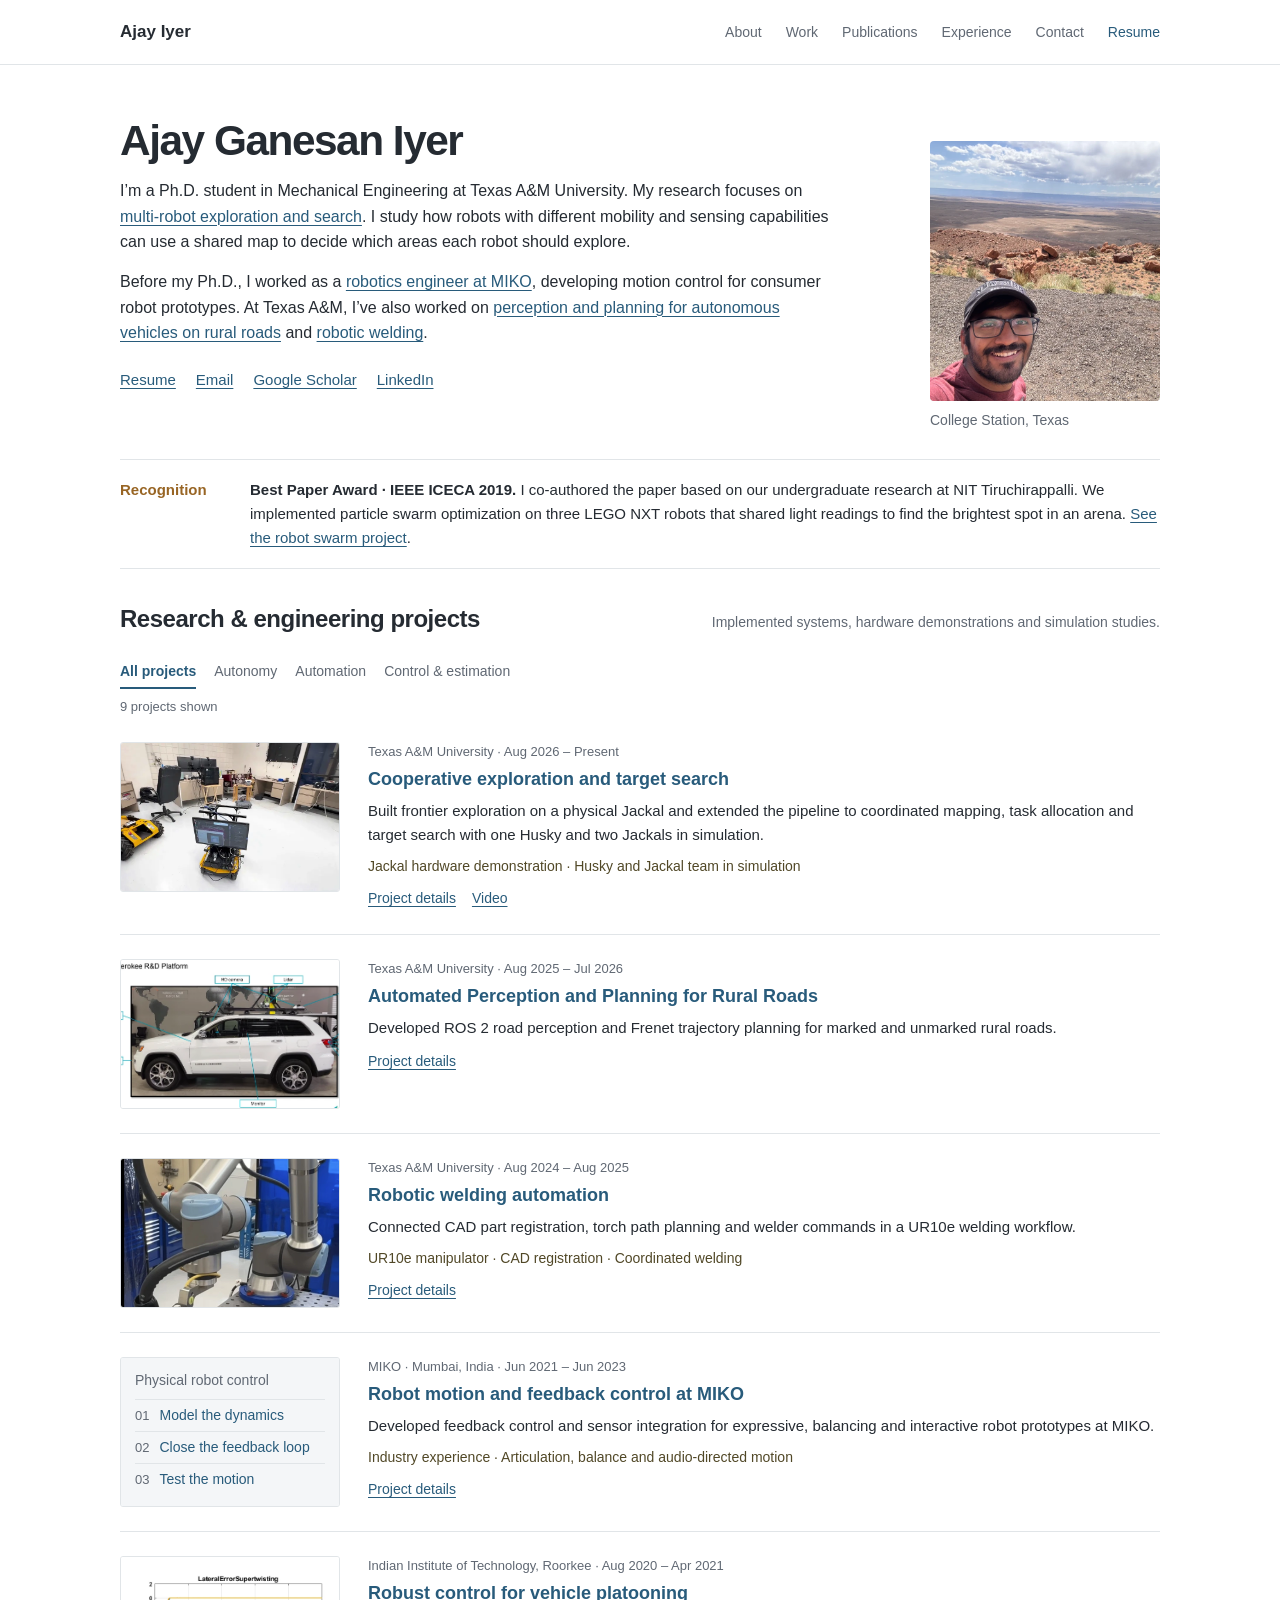
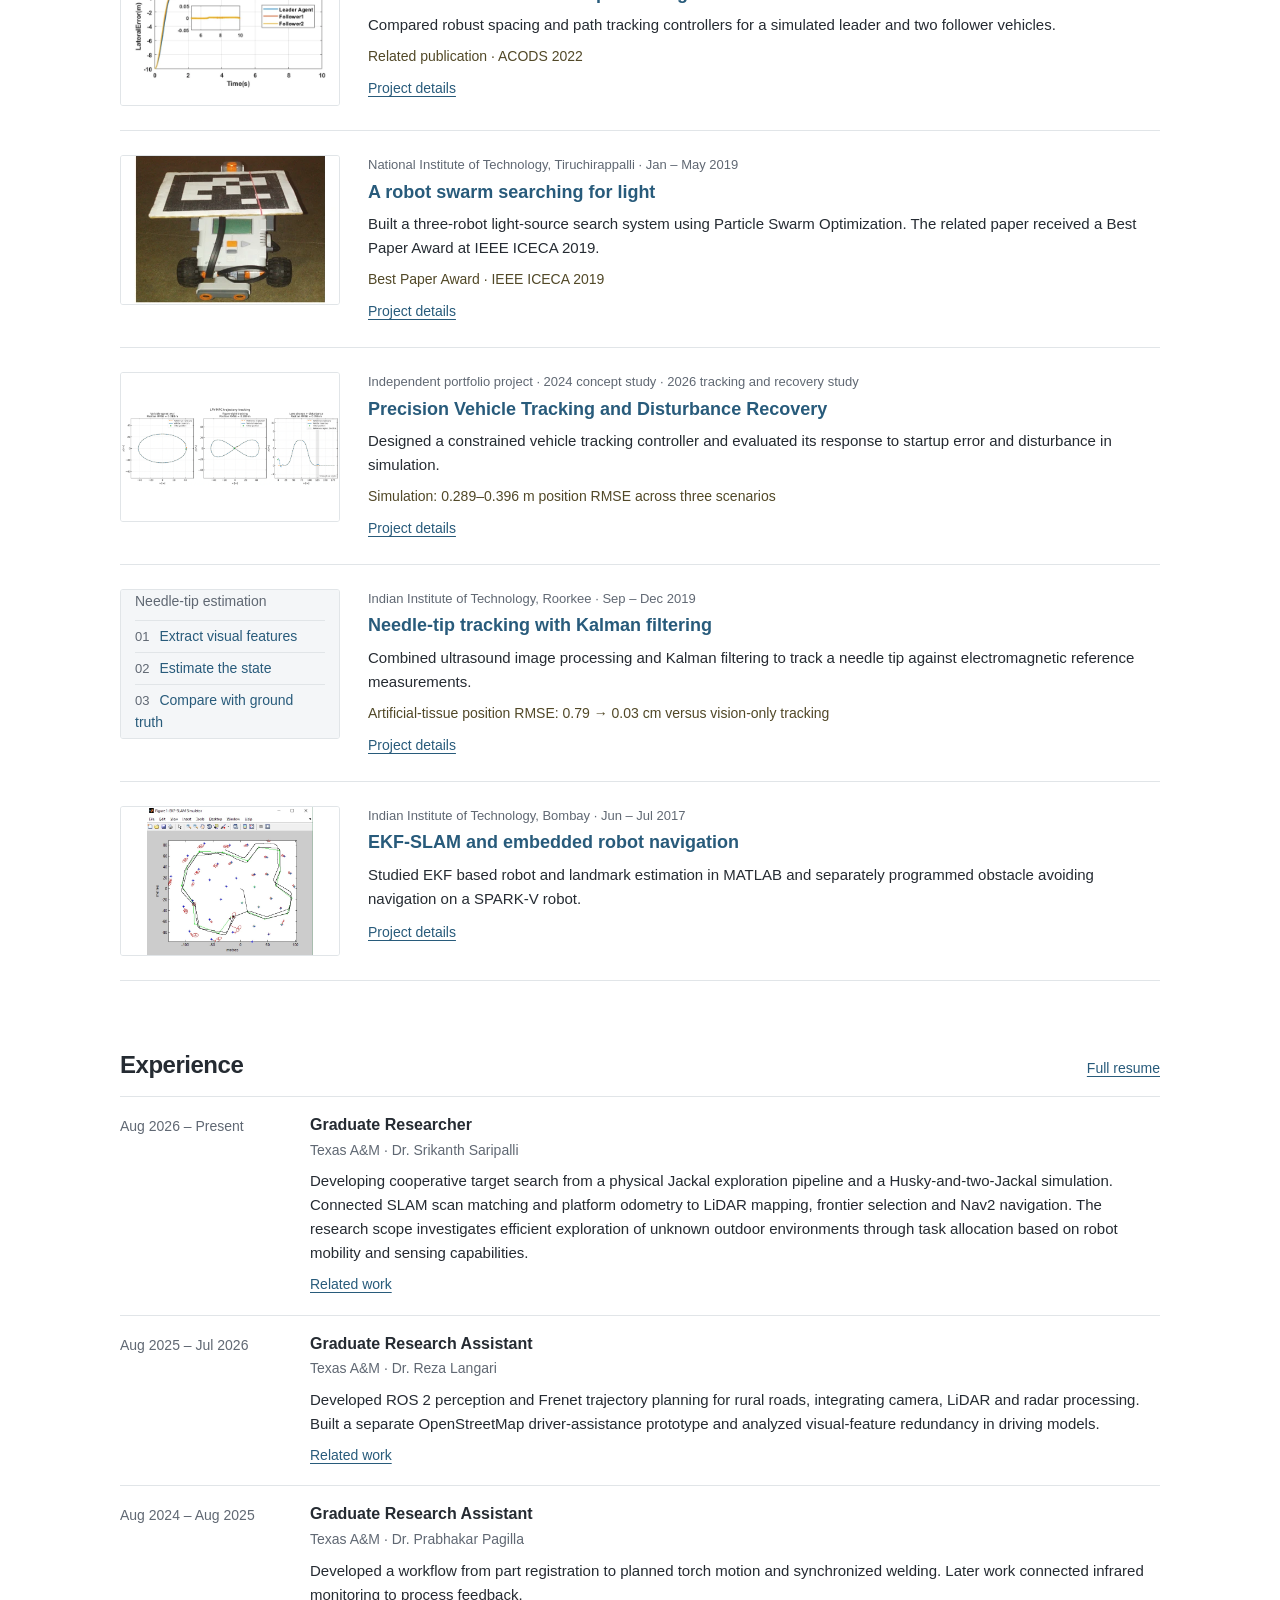
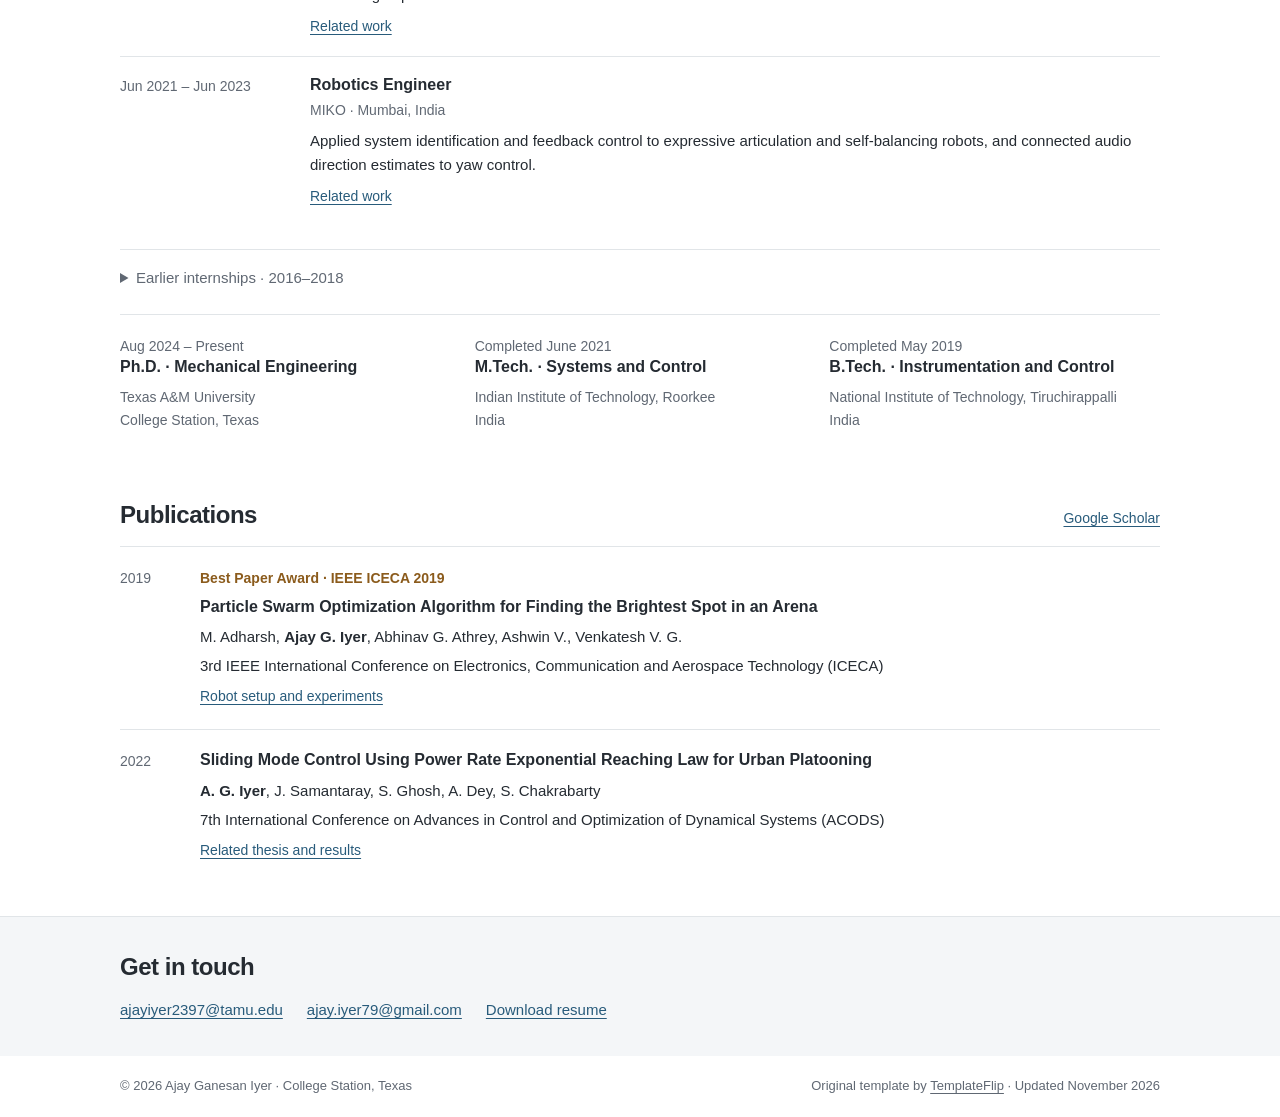
<file: index.html>
<!doctype html>
<html lang="en"><head><meta charset="utf-8"><meta name="viewport" content="width=device-width, initial-scale=1">
<title>Ajay Iyer | Robotics, Planning &amp; Control</title><meta name="description" content="Ajay Ganesan Iyer, Mechanical Engineering Ph.D. student at Texas A&amp;M. Robotics research and industry experience in autonomous navigation, perception and control.">
<meta name="theme-color" content="#164f42"><meta property="og:title" content="Ajay Iyer | Robotics, Planning &amp; Control"><meta property="og:description" content="Ajay Ganesan Iyer, Mechanical Engineering Ph.D. student at Texas A&amp;M. Robotics research and industry experience in autonomous navigation, perception and control."><meta property="og:type" content="website">
<link rel="icon" href="assets/favicon.svg" type="image/svg+xml"><link rel="stylesheet" href="assets/site.css?v=9757cda155a4"><script src="assets/site.js" defer></script></head><body id="top">
<a class="skip" href="#main">Skip to content</a><header class="site-header"><div class="container header-inner">
<a class="brand" href="#top">Ajay Iyer</a>
<button class="menu-toggle" type="button" aria-expanded="false" aria-controls="navigation">Menu</button>
<nav class="nav" id="navigation" aria-label="Main navigation"><a href="#about">About</a><a href="#portfolio">Work</a><a href="#publications">Publications</a><a href="#experience">Experience</a><a href="#contact">Contact</a><a class="nav-resume" href="assets/documents/Ajay_Iyer_Resume.pdf?v=ccaf976e1b78">Resume </a></nav>
</div></header><main id="main"><section class="profile container" id="about" aria-labelledby="hero-title"><div class="profile-copy">
<h1 id="hero-title">Ajay Ganesan Iyer</h1>
<p>I’m a Ph.D. student in Mechanical Engineering at Texas A&amp;M University. My research focuses on <a href="projects/frontier-exploration.html">multi-robot exploration and search</a>. I study how robots with different mobility and sensing capabilities can use a shared map to decide which areas each robot should explore.</p>
<p>Before my Ph.D., I worked as a <a href="projects/miko-robotics.html">robotics engineer at MIKO</a>, developing motion control for consumer robot prototypes. At Texas A&amp;M, I’ve also worked on <a href="projects/autonomous-vehicles.html">perception and planning for autonomous vehicles on rural roads</a> and <a href="projects/welding-automation.html">robotic welding</a>.</p>
<div class="profile-links"><a href="assets/documents/Ajay_Iyer_Resume.pdf?v=ccaf976e1b78">Resume</a><a href="mailto:ajayiyer2397@tamu.edu">Email</a><a href="https://scholar.google.com/citations?user=XCSeehYAAAAJ&amp;hl=en">Google Scholar</a><a href="https://www.linkedin.com/in/ajay-iyer-792299116/">LinkedIn</a></div></div>
<figure class="profile-photo"><img src="assets/images/ajay-iyer.webp" width="1000" height="750" alt="Ajay Ganesan Iyer" fetchpriority="high"><figcaption>College Station, Texas</figcaption></figure></section>
<div class="container">
  <aside class="recognition-note" aria-label="Research recognition">
    <span class="recognition-label">Recognition</span>
    <p><strong>Best Paper Award · IEEE ICECA 2019.</strong> I co-authored the paper based on our undergraduate research at NIT Tiruchirappalli. We implemented particle swarm optimization on three LEGO NXT robots that shared light readings to find the brightest spot in an arena. <a href="projects/robot-swarm.html">See the robot swarm project</a>.</p>
  </aside>
</div>
<section class="section container" id="portfolio"><div class="section-heading"><h2>Research &amp; engineering projects</h2><p>Implemented systems, hardware demonstrations and simulation studies.</p></div>
<div class="project-filters" role="group" aria-label="Filter projects"><button class="filter" data-filter="all" aria-pressed="true">All projects</button><button class="filter" data-filter="autonomy" aria-pressed="false">Autonomy</button><button class="filter" data-filter="automation" aria-pressed="false">Automation</button><button class="filter" data-filter="controls" aria-pressed="false">Control &amp; estimation</button></div><p id="filter-status" class="filter-status" role="status" aria-live="polite">9 projects shown</p><div class="project-list"><article class="project-card" data-category="autonomy"><a class="project-image" href="projects/frontier-exploration.html" aria-label="Cooperative exploration and target search"><img src="assets/images/jackal-lab.webp" alt="Physical Jackal robot with onboard display and LiDAR in the laboratory" loading="lazy" decoding="async"></a><div class="project-copy"><p class="project-meta">Texas A&amp;M University · Aug 2026 – Present</p><h3><a href="projects/frontier-exploration.html">Cooperative exploration and target search</a></h3><p>Built frontier exploration on a physical Jackal and extended the pipeline to coordinated mapping, task allocation and target search with one Husky and two Jackals in simulation.</p><p class="project-result">Jackal hardware demonstration · Husky and Jackal team in simulation</p><div class="project-links"><a href="projects/frontier-exploration.html">Project details</a><a href="https://youtu.be/m1SCAViXkgI" target="_blank" rel="noopener noreferrer">Video</a></div></div></article><article class="project-card" data-category="autonomy"><a class="project-image" href="projects/autonomous-vehicles.html" aria-label="Automated Perception and Planning for Rural Roads"><img src="assets/images/ava-vehicle.webp" alt="Annotated AVA research vehicle with its sensor locations" loading="lazy" decoding="async"></a><div class="project-copy"><p class="project-meta">Texas A&amp;M University · Aug 2025 – Jul 2026</p><h3><a href="projects/autonomous-vehicles.html">Automated Perception and Planning for Rural Roads</a></h3><p>Developed ROS 2 road perception and Frenet trajectory planning for marked and unmarked rural roads.</p><div class="project-links"><a href="projects/autonomous-vehicles.html">Project details</a></div></div></article><article class="project-card" data-category="automation"><a class="project-image" href="projects/welding-automation.html" aria-label="Robotic welding automation"><img src="assets/images/weld-hardware.webp" alt="UR10e robot and welding torch in the project work cell" loading="lazy" decoding="async"></a><div class="project-copy"><p class="project-meta">Texas A&amp;M University · Aug 2024 – Aug 2025</p><h3><a href="projects/welding-automation.html">Robotic welding automation</a></h3><p>Connected CAD part registration, torch path planning and welder commands in a UR10e welding workflow.</p><p class="project-result">UR10e manipulator · CAD registration · Coordinated welding</p><div class="project-links"><a href="projects/welding-automation.html">Project details</a></div></div></article><article class="project-card" data-category="automation"><a class="project-image" href="projects/miko-robotics.html" aria-label="Robot motion and feedback control at MIKO"><div class="diagram-preview"><p class="diagram-title">Physical robot control</p><div class="flow-line"><span>01</span>Model the dynamics</div><div class="flow-line"><span>02</span>Close the feedback loop</div><div class="flow-line"><span>03</span>Test the motion</div><small>Articulation · Balance · Interaction</small></div></a><div class="project-copy"><p class="project-meta">MIKO · Mumbai, India · Jun 2021 – Jun 2023</p><h3><a href="projects/miko-robotics.html">Robot motion and feedback control at MIKO</a></h3><p>Developed feedback control and sensor integration for expressive, balancing and interactive robot prototypes at MIKO.</p><p class="project-result">Industry experience · Articulation, balance and audio-directed motion</p><div class="project-links"><a href="projects/miko-robotics.html">Project details</a></div></div></article><article class="project-card" data-category="controls"><a class="project-image" href="projects/vehicle-platooning.html" aria-label="Robust control for vehicle platooning"><img src="assets/images/platoon-lateral.webp" alt="Master&#x27;s thesis plot of lateral tracking error using super-twisting control" loading="lazy" decoding="async"></a><div class="project-copy"><p class="project-meta">Indian Institute of Technology, Roorkee · Aug 2020 – Apr 2021</p><h3><a href="projects/vehicle-platooning.html">Robust control for vehicle platooning</a></h3><p>Compared robust spacing and path tracking controllers for a simulated leader and two follower vehicles.</p><p class="project-result">Related publication · ACODS 2022</p><div class="project-links"><a href="projects/vehicle-platooning.html">Project details</a></div></div></article><article class="project-card" data-category="autonomy"><a class="project-image" href="projects/robot-swarm.html" aria-label="A robot swarm searching for light"><img src="assets/images/pso-robot.webp" alt="LEGO NXT robot carrying an ArUco tracking marker" loading="lazy" decoding="async"></a><div class="project-copy"><p class="project-meta">National Institute of Technology, Tiruchirappalli · Jan – May 2019</p><h3><a href="projects/robot-swarm.html">A robot swarm searching for light</a></h3><p>Built a three-robot light-source search system using Particle Swarm Optimization. The related paper received a Best Paper Award at IEEE ICECA 2019.</p><p class="project-result">Best Paper Award · IEEE ICECA 2019</p><div class="project-links"><a href="projects/robot-swarm.html">Project details</a></div></div></article><article class="project-card" data-category="controls"><a class="project-image" href="projects/vehicle-mpc.html" aria-label="Precision Vehicle Tracking and Disturbance Recovery"><img src="assets/images/vehicle-tracking-paths.webp" alt="Vehicle tracking plots for an oval, figure-eight, and disturbed lane-change route, with full-run position errors" loading="lazy" decoding="async"></a><div class="project-copy"><p class="project-meta">Independent portfolio project · 2024 concept study · 2026 tracking and recovery study</p><h3><a href="projects/vehicle-mpc.html">Precision Vehicle Tracking and Disturbance Recovery</a></h3><p>Designed a constrained vehicle tracking controller and evaluated its response to startup error and disturbance in simulation.</p><p class="project-result">Simulation: 0.289–0.396 m position RMSE across three scenarios</p><div class="project-links"><a href="projects/vehicle-mpc.html">Project details</a></div></div></article><article class="project-card" data-category="controls"><a class="project-image" href="projects/needle-tracking.html" aria-label="Needle-tip tracking with Kalman filtering"><div class="diagram-preview"><p class="diagram-title">Needle-tip estimation</p><div class="flow-line"><span>01</span>Extract visual features</div><div class="flow-line"><span>02</span>Estimate the state</div><div class="flow-line"><span>03</span>Compare with ground truth</div><small>Ultrasound · Kalman filtering</small></div></a><div class="project-copy"><p class="project-meta">Indian Institute of Technology, Roorkee · Sep – Dec 2019</p><h3><a href="projects/needle-tracking.html">Needle-tip tracking with Kalman filtering</a></h3><p>Combined ultrasound image processing and Kalman filtering to track a needle tip against electromagnetic reference measurements.</p><p class="project-result">Artificial-tissue position RMSE: 0.79 → 0.03 cm versus vision-only tracking</p><div class="project-links"><a href="projects/needle-tracking.html">Project details</a></div></div></article><article class="project-card" data-category="autonomy"><a class="project-image" href="projects/ekf-slam.html" aria-label="EKF-SLAM and embedded robot navigation"><img src="assets/images/slam-map.webp" alt="MATLAB EKF-SLAM simulation showing a robot path and landmark estimates" loading="lazy" decoding="async"></a><div class="project-copy"><p class="project-meta">Indian Institute of Technology, Bombay · Jun – Jul 2017</p><h3><a href="projects/ekf-slam.html">EKF-SLAM and embedded robot navigation</a></h3><p>Studied EKF based robot and landmark estimation in MATLAB and separately programmed obstacle avoiding navigation on a SPARK-V robot.</p><div class="project-links"><a href="projects/ekf-slam.html">Project details</a></div></div></article></div></section><section class="section" id="experience"><div class="container"><div class="section-heading"><h2>Experience</h2><a href="assets/documents/Ajay_Iyer_Resume.pdf?v=ccaf976e1b78">Full resume</a></div><article class="timeline-row"><div class="timeline-date">Aug 2026 – Present</div><div><h3>Graduate Researcher</h3><p class="role">Texas A&M · Dr. Srikanth Saripalli</p><p>Developing cooperative target search from a physical Jackal exploration pipeline and a Husky-and-two-Jackal simulation. Connected SLAM scan matching and platform odometry to LiDAR mapping, frontier selection and Nav2 navigation. The research scope investigates efficient exploration of unknown outdoor environments through task allocation based on robot mobility and sensing capabilities.</p><a href="projects/frontier-exploration.html">Related work </a></div></article><article class="timeline-row"><div class="timeline-date">Aug 2025 – Jul 2026</div><div><h3>Graduate Research Assistant</h3><p class="role">Texas A&M · Dr. Reza Langari</p><p>Developed ROS 2 perception and Frenet trajectory planning for rural roads, integrating camera, LiDAR and radar processing. Built a separate OpenStreetMap driver-assistance prototype and analyzed visual-feature redundancy in driving models.</p><a href="projects/autonomous-vehicles.html">Related work </a></div></article><article class="timeline-row"><div class="timeline-date">Aug 2024 – Aug 2025</div><div><h3>Graduate Research Assistant</h3><p class="role">Texas A&M · Dr. Prabhakar Pagilla</p><p>Developed a workflow from part registration to planned torch motion and synchronized welding. Later work connected infrared monitoring to process feedback.</p><a href="projects/welding-automation.html">Related work </a></div></article><article class="timeline-row"><div class="timeline-date">Jun 2021 – Jun 2023</div><div><h3>Robotics Engineer</h3><p class="role">MIKO · Mumbai, India</p><p>Applied system identification and feedback control to expressive articulation and self-balancing robots, and connected audio direction estimates to yaw control.</p><a href="projects/miko-robotics.html">Related work </a></div></article><details class="extra-work" id="earlier-experience"><summary>Earlier internships · 2016–2018</summary><div class="extra-grid"><article><h3>Technical University of Berlin</h3><p>May–Jul 2018 · Simulation and control of absorption heat transformers using Siemens TIA Portal, PID and ON–OFF control, and communication between LabVIEW and PLC systems.</p></article><article><h3>Indian Institute of Technology, Bombay</h3><p>Jun–Jul 2017 · EKF-SLAM simulation in MATLAB and embedded obstacle-avoiding navigation on a SPARK-V robot.</p><a href="projects/ekf-slam.html">Read the project </a></article><article><h3>NITIE · Seat stabilization</h3><p>Dec 2017 · A PID-controlled seat-stabilization prototype and physiological monitoring using heart-rate and accelerometer sensors.</p></article><article><h3>NITIE · AGV study</h3><p>Dec 2016–Jan 2017 · Study of automated guided vehicles, sensor classifications, and embedded sensing for interaction systems.</p></article></div></details>
<div class="education"><article><p class="eyebrow">Aug 2024 – Present</p><h3>Ph.D. · Mechanical Engineering</h3><p>Texas A&M University<br>College Station, Texas</p></article><article><p class="eyebrow">Completed June 2021</p><h3>M.Tech. · Systems and Control</h3><p>Indian Institute of Technology, Roorkee<br>India</p></article><article><p class="eyebrow">Completed May 2019</p><h3>B.Tech. · Instrumentation and Control</h3><p>National Institute of Technology, Tiruchirappalli<br>India</p></article></div></div></section>
<section class="section about-band" id="publications"><div class="container"><div class="section-heading"><div><h2>Publications</h2></div><a class="text-link" href="https://scholar.google.com/citations?user=XCSeehYAAAAJ&hl=en">Google Scholar </a></div>
<article class="publication"><div class="year">2019</div><div><p class="paper-award">Best Paper Award · IEEE ICECA 2019</p><h3>Particle Swarm Optimization Algorithm for Finding the Brightest Spot in an Arena</h3><p>M. Adharsh, <strong>Ajay G. Iyer</strong>, Abhinav G. Athrey, Ashwin V., Venkatesh V. G.</p><p>3rd IEEE International Conference on Electronics, Communication and Aerospace Technology (ICECA)</p><a class="text-link" href="projects/robot-swarm.html">Robot setup and experiments </a></div></article><article class="publication"><div class="year">2022</div><div><h3>Sliding Mode Control Using Power Rate Exponential Reaching Law for Urban Platooning</h3><p><strong>A. G. Iyer</strong>, J. Samantaray, S. Ghosh, A. Dey, S. Chakrabarty</p><p>7th International Conference on Advances in Control and Optimization of Dynamical Systems (ACODS)</p><a class="text-link" href="projects/vehicle-platooning.html">Related thesis and results </a></div></article>
</div></section>
<section class="section contact" id="contact"><div class="container"><h2>Get in touch</h2><div class="contact-links"><a href="mailto:ajayiyer2397@tamu.edu">ajayiyer2397@tamu.edu</a><a href="mailto:ajay.iyer79@gmail.com">ajay.iyer79@gmail.com</a><a href="assets/documents/Ajay_Iyer_Resume.pdf?v=ccaf976e1b78">Download resume</a></div></div></section></main><footer class="site-footer"><div class="container footer-inner"><p>© 2026 Ajay Ganesan Iyer · College Station, Texas</p><p>Original template by <a href="https://templateflip.com">TemplateFlip</a> · Updated November 2026</p></div></footer></body></html>
</file>
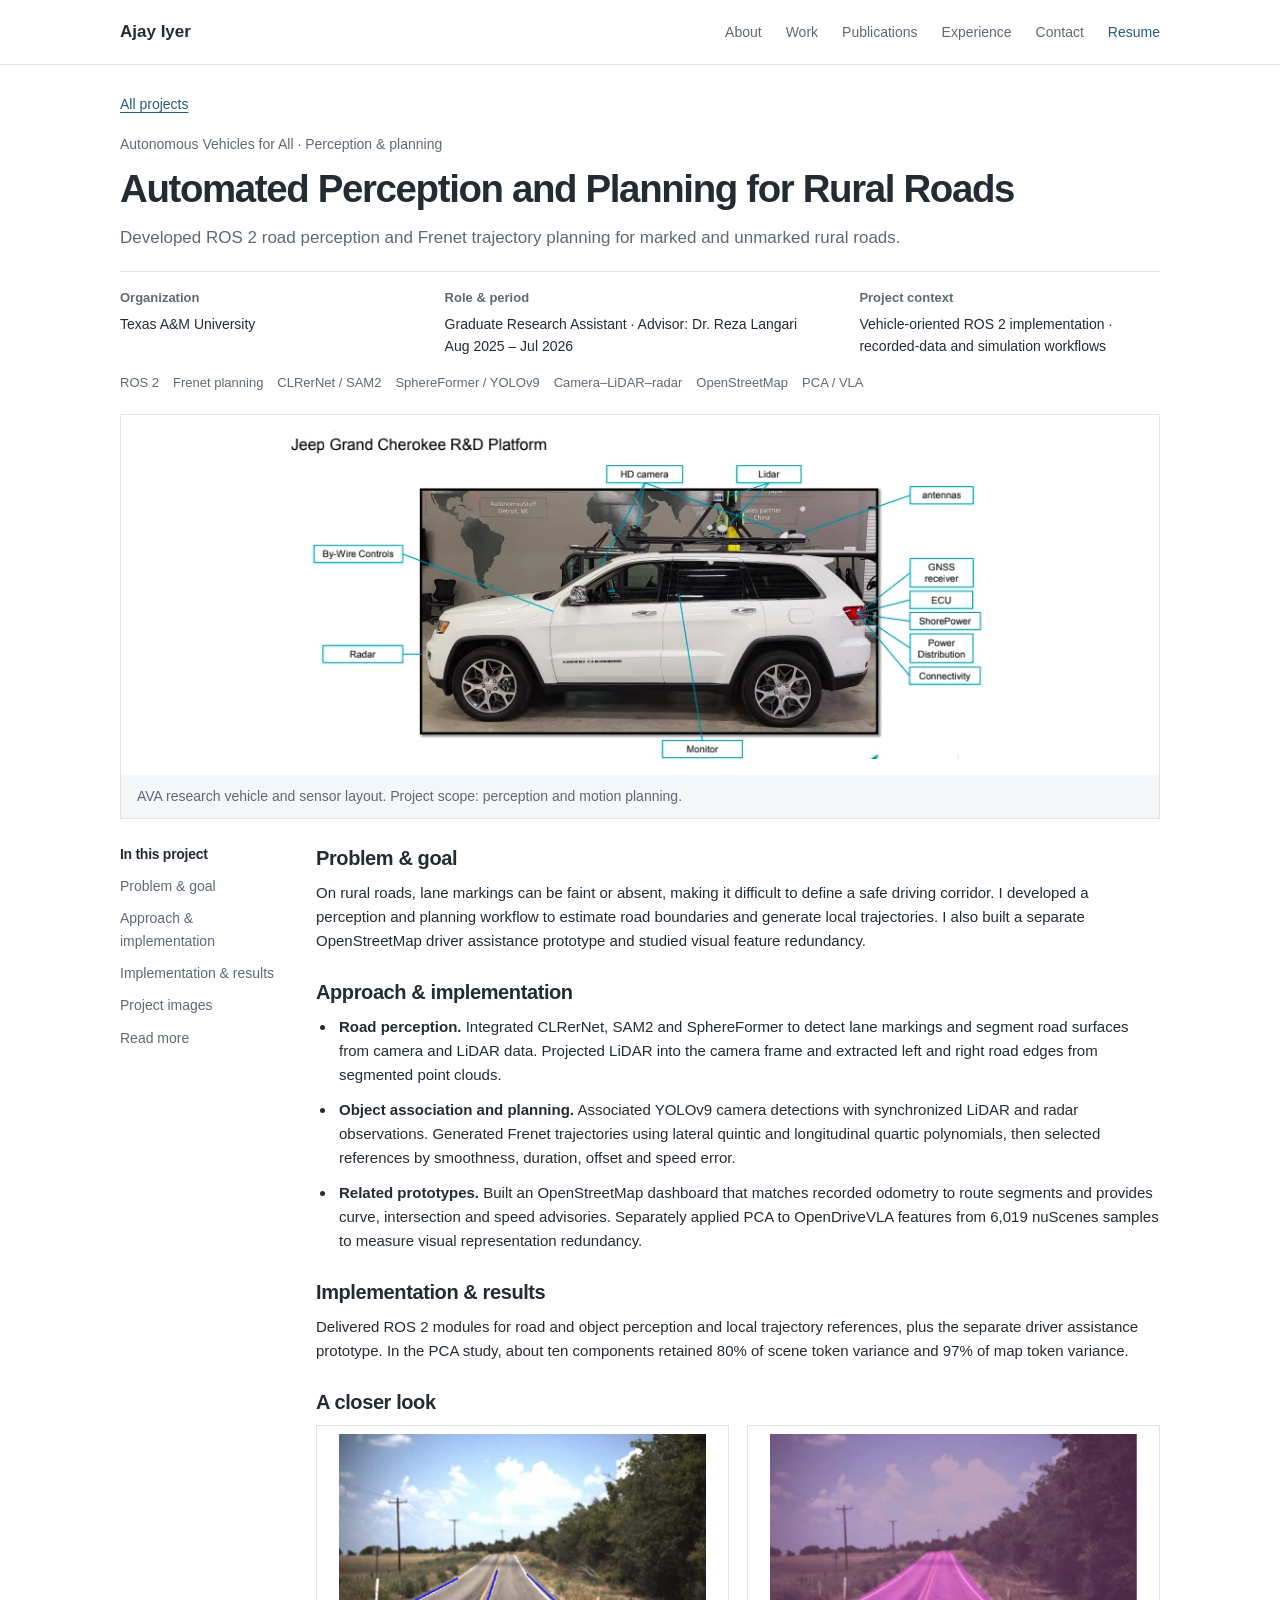
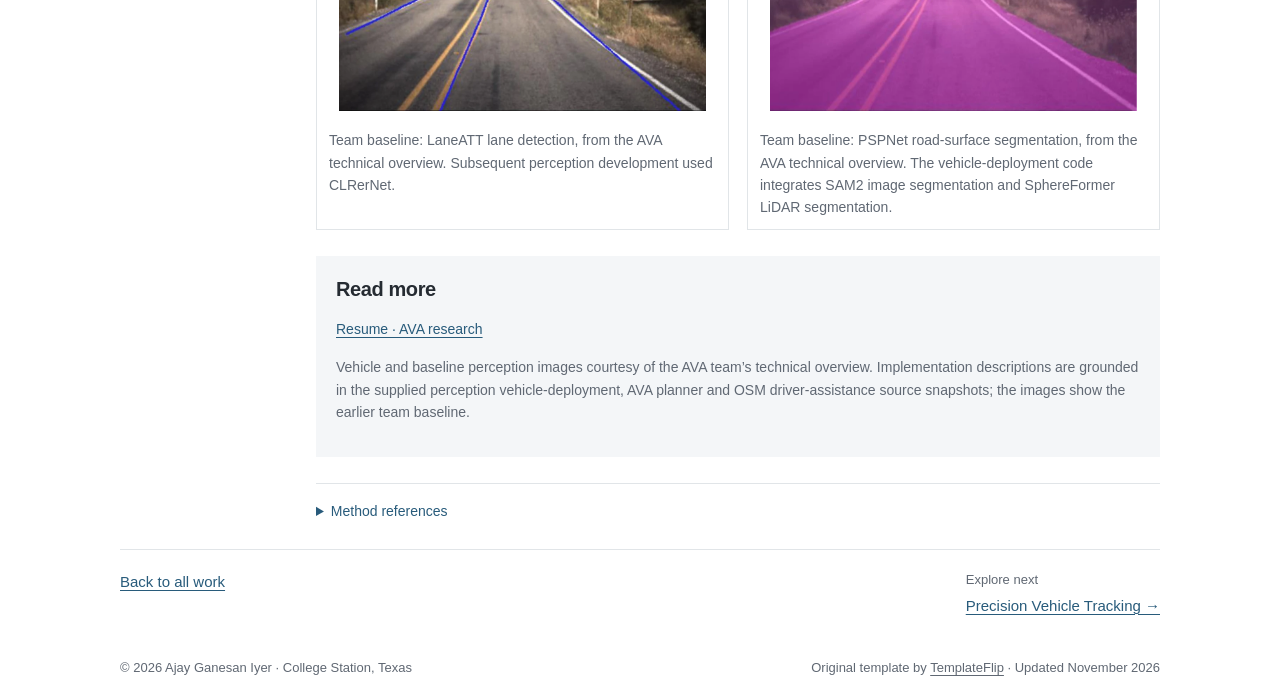
<file: projects/autonomous-vehicles.html>
<!doctype html>
<html lang="en"><head><meta charset="utf-8"><meta name="viewport" content="width=device-width, initial-scale=1">
<title>Automated Perception and Planning for Rural Roads | Ajay Iyer</title><meta name="description" content="Developed ROS 2 road perception and Frenet trajectory planning for marked and unmarked rural roads.">
<meta name="theme-color" content="#164f42"><meta property="og:title" content="Automated Perception and Planning for Rural Roads | Ajay Iyer"><meta property="og:description" content="Developed ROS 2 road perception and Frenet trajectory planning for marked and unmarked rural roads."><meta property="og:type" content="website">
<link rel="icon" href="../assets/favicon.svg" type="image/svg+xml"><link rel="stylesheet" href="../assets/site.css?v=9757cda155a4"><script src="../assets/site.js" defer></script></head><body id="top">
<a class="skip" href="#main">Skip to content</a><header class="site-header"><div class="container header-inner">
<a class="brand" href="../index.html">Ajay Iyer</a>
<button class="menu-toggle" type="button" aria-expanded="false" aria-controls="navigation">Menu</button>
<nav class="nav" id="navigation" aria-label="Main navigation"><a href="../index.html#about">About</a><a href="../index.html#portfolio">Work</a><a href="../index.html#publications">Publications</a><a href="../index.html#experience">Experience</a><a href="../index.html#contact">Contact</a><a class="nav-resume" href="../assets/documents/Ajay_Iyer_Resume.pdf?v=ccaf976e1b78">Resume </a></nav>
</div></header><main id="main"><div class="container"><header class="case-header"><a class="back-link" href="../index.html#portfolio"> All projects</a><p class="eyebrow">Autonomous Vehicles for All · Perception &amp; planning</p><h1>Automated Perception and Planning for Rural Roads</h1><p class="dek">Developed ROS 2 road perception and Frenet trajectory planning for marked and unmarked rural roads.</p><div class="case-meta"><div><strong>Organization</strong>Texas A&amp;M University</div><div><strong>Role & period</strong>Graduate Research Assistant · Advisor: Dr. Reza Langari<br>Aug 2025 – Jul 2026</div><div><strong>Project context</strong>Vehicle-oriented ROS 2 implementation · recorded-data and simulation workflows</div></div><ul class="tag-list" aria-label="Tools and methods"><li>ROS 2</li><li>Frenet planning</li><li>CLRerNet / SAM2</li><li>SphereFormer / YOLOv9</li><li>Camera–LiDAR–radar</li><li>OpenStreetMap</li><li>PCA / VLA</li></ul></header><figure class="case-cover"><img src="../assets/images/ava-vehicle.webp" alt="Annotated AVA research vehicle with its sensor locations" loading="eager" decoding="async"><figcaption>AVA research vehicle and sensor layout. Project scope: perception and motion planning.</figcaption></figure><div class="case-layout"><nav class="case-nav" aria-label="On this page"><h2>In this project</h2><a href="#challenge">Problem &amp; goal</a><a href="#contributions">Approach & implementation</a><a href="#outcome">Implementation &amp; results</a><a href="#gallery">Project images</a><a href="#resources">Read more</a></nav><div class="case-body"><section id="challenge"><h2>Problem &amp; goal</h2><p>On rural roads, lane markings can be faint or absent, making it difficult to define a safe driving corridor. I developed a perception and planning workflow to estimate road boundaries and generate local trajectories. I also built a separate OpenStreetMap driver assistance prototype and studied visual feature redundancy.</p></section><section id="contributions"><h2>Approach & implementation</h2><ul class="contribution-list"><li><strong>Road perception.</strong> Integrated CLRerNet, SAM2 and SphereFormer to detect lane markings and segment road surfaces from camera and LiDAR data. Projected LiDAR into the camera frame and extracted left and right road edges from segmented point clouds.</li><li><strong>Object association and planning.</strong> Associated YOLOv9 camera detections with synchronized LiDAR and radar observations. Generated Frenet trajectories using lateral quintic and longitudinal quartic polynomials, then selected references by smoothness, duration, offset and speed error.</li><li><strong>Related prototypes.</strong> Built an OpenStreetMap dashboard that matches recorded odometry to route segments and provides curve, intersection and speed advisories. Separately applied PCA to OpenDriveVLA features from 6,019 nuScenes samples to measure visual representation redundancy.</li></ul></section><section id="outcome"><h2>Implementation &amp; results</h2><p>Delivered ROS 2 modules for road and object perception and local trajectory references, plus the separate driver assistance prototype. In the PCA study, about ten components retained 80% of scene token variance and 97% of map token variance.</p></section><section id="gallery"><h2>A closer look</h2><div class="gallery"><figure><a href="../assets/images/ava-lanes.webp" aria-label="View full-size image: Road image with colored lane-detection overlays"><img loading="lazy" src="../assets/images/ava-lanes.webp" alt="Road image with colored lane-detection overlays"></a><figcaption>Team baseline: LaneATT lane detection, from the AVA technical overview. Subsequent perception development used CLRerNet.</figcaption></figure><figure><a href="../assets/images/ava-road.webp" aria-label="View full-size image: Road image with magenta drivable-surface segmentation"><img loading="lazy" src="../assets/images/ava-road.webp" alt="Road image with magenta drivable-surface segmentation"></a><figcaption>Team baseline: PSPNet road-surface segmentation, from the AVA technical overview. The vehicle-deployment code integrates SAM2 image segmentation and SphereFormer LiDAR segmentation.</figcaption></figure></div></section><section class="resources" id="resources"><h2>Read more</h2><ul class="resource-list"><li><a href="../assets/documents/Ajay_Iyer_Resume.pdf?v=ccaf976e1b78">Resume · AVA research </a></li></ul><p class="source-note">Vehicle and baseline perception images courtesy of the AVA team’s technical overview. Implementation descriptions are grounded in the supplied perception vehicle-deployment, AVA planner and OSM driver-assistance source snapshots; the images show the earlier team baseline.</p></section><details class="method-references"><summary>Method references</summary><ul class="resource-list"><li><a href="https://openaccess.thecvf.com/content/WACV2024/html/Honda_CLRerNet_Improving_Confidence_of_Lane_Detection_With_LaneIoU_WACV_2024_paper.html">Honda &amp; Uchida · CLRerNet and LaneIoU </a></li><li><a href="https://scikit-learn.org/stable/modules/generated/sklearn.decomposition.PCA.html">Principal Component Analysis · scikit-learn documentation </a></li></ul></details></div></div><div class="next-project"><a href="../index.html#portfolio"> Back to all work</a><div><p>Explore next</p><a href="vehicle-mpc.html">Precision Vehicle Tracking →</a></div></div></div></main><footer class="site-footer"><div class="container footer-inner"><p>© 2026 Ajay Ganesan Iyer · College Station, Texas</p><p>Original template by <a href="https://templateflip.com">TemplateFlip</a> · Updated November 2026</p></div></footer></body></html>
</file>
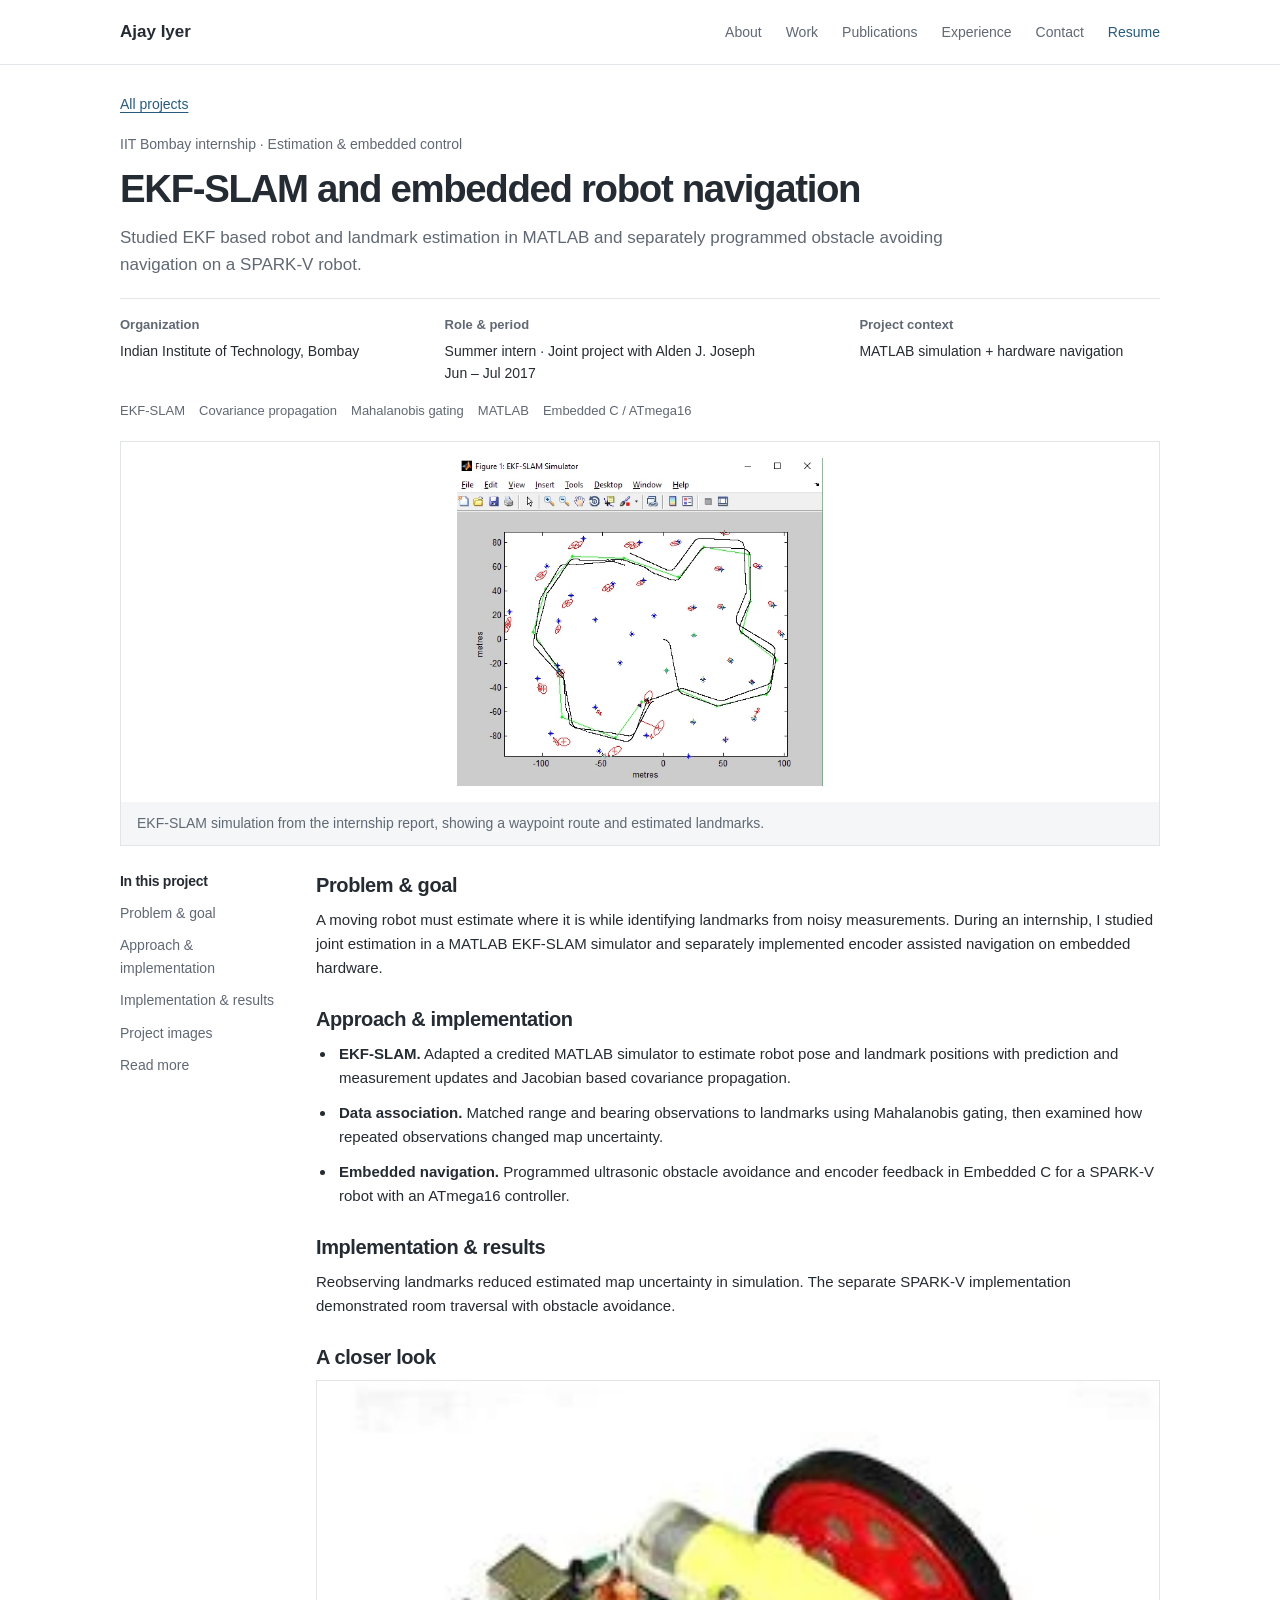
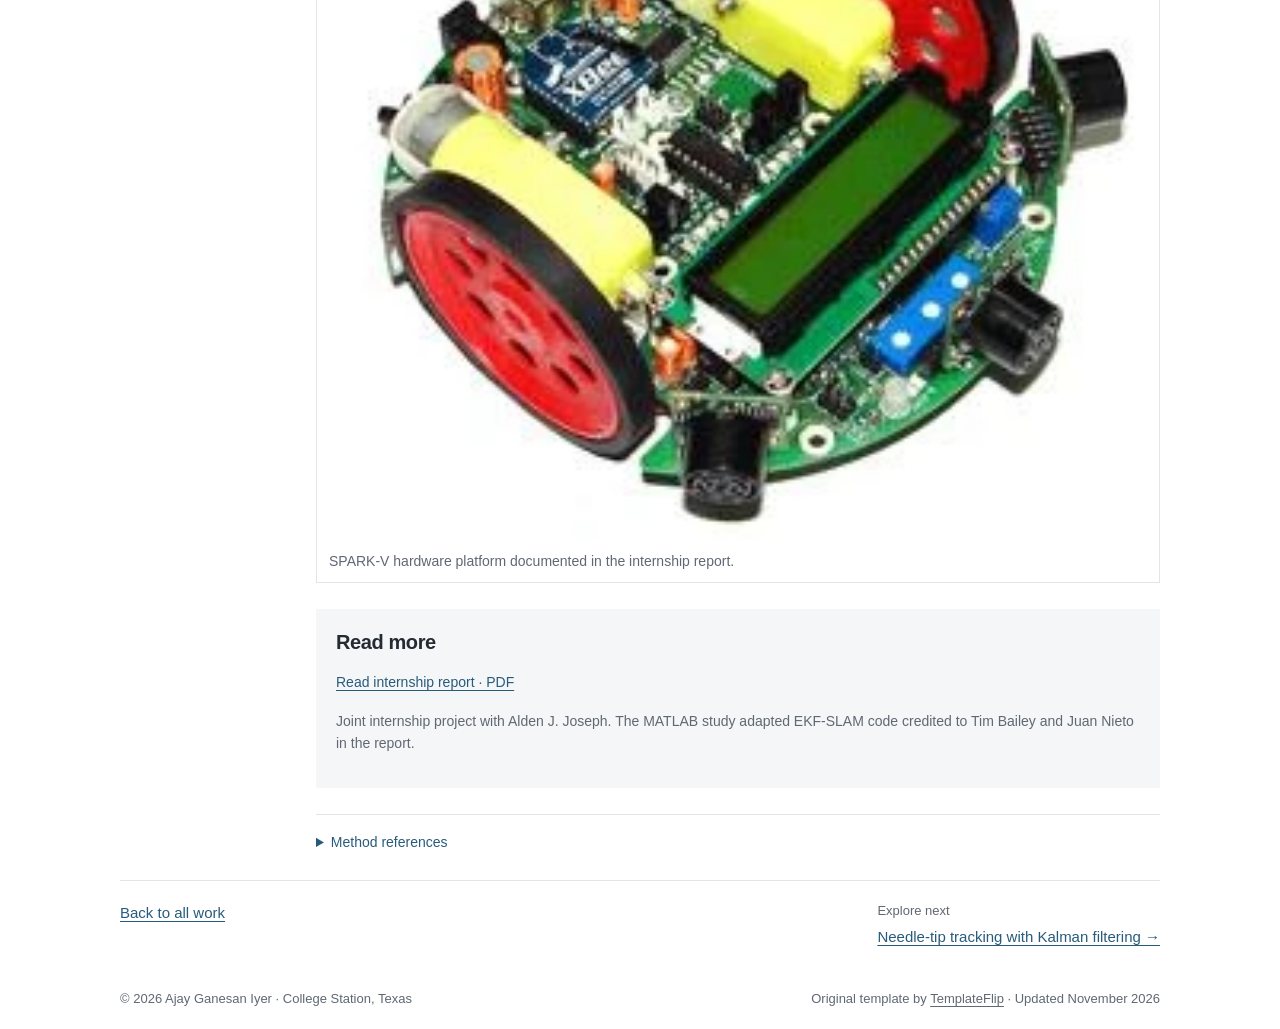
<file: projects/ekf-slam.html>
<!doctype html>
<html lang="en"><head><meta charset="utf-8"><meta name="viewport" content="width=device-width, initial-scale=1">
<title>EKF-SLAM and embedded robot navigation | Ajay Iyer</title><meta name="description" content="Studied EKF based robot and landmark estimation in MATLAB and separately programmed obstacle avoiding navigation on a SPARK-V robot.">
<meta name="theme-color" content="#164f42"><meta property="og:title" content="EKF-SLAM and embedded robot navigation | Ajay Iyer"><meta property="og:description" content="Studied EKF based robot and landmark estimation in MATLAB and separately programmed obstacle avoiding navigation on a SPARK-V robot."><meta property="og:type" content="website">
<link rel="icon" href="../assets/favicon.svg" type="image/svg+xml"><link rel="stylesheet" href="../assets/site.css?v=9757cda155a4"><script src="../assets/site.js" defer></script></head><body id="top">
<a class="skip" href="#main">Skip to content</a><header class="site-header"><div class="container header-inner">
<a class="brand" href="../index.html">Ajay Iyer</a>
<button class="menu-toggle" type="button" aria-expanded="false" aria-controls="navigation">Menu</button>
<nav class="nav" id="navigation" aria-label="Main navigation"><a href="../index.html#about">About</a><a href="../index.html#portfolio">Work</a><a href="../index.html#publications">Publications</a><a href="../index.html#experience">Experience</a><a href="../index.html#contact">Contact</a><a class="nav-resume" href="../assets/documents/Ajay_Iyer_Resume.pdf?v=ccaf976e1b78">Resume </a></nav>
</div></header><main id="main"><div class="container"><header class="case-header"><a class="back-link" href="../index.html#portfolio"> All projects</a><p class="eyebrow">IIT Bombay internship · Estimation &amp; embedded control</p><h1>EKF-SLAM and embedded robot navigation</h1><p class="dek">Studied EKF based robot and landmark estimation in MATLAB and separately programmed obstacle avoiding navigation on a SPARK-V robot.</p><div class="case-meta"><div><strong>Organization</strong>Indian Institute of Technology, Bombay</div><div><strong>Role & period</strong>Summer intern · Joint project with Alden J. Joseph<br>Jun – Jul 2017</div><div><strong>Project context</strong>MATLAB simulation + hardware navigation</div></div><ul class="tag-list" aria-label="Tools and methods"><li>EKF-SLAM</li><li>Covariance propagation</li><li>Mahalanobis gating</li><li>MATLAB</li><li>Embedded C / ATmega16</li></ul></header><figure class="case-cover"><img src="../assets/images/slam-map.webp" alt="MATLAB EKF-SLAM simulation showing a robot path and landmark estimates" loading="eager" decoding="async"><figcaption>EKF-SLAM simulation from the internship report, showing a waypoint route and estimated landmarks.</figcaption></figure><div class="case-layout"><nav class="case-nav" aria-label="On this page"><h2>In this project</h2><a href="#challenge">Problem &amp; goal</a><a href="#contributions">Approach & implementation</a><a href="#outcome">Implementation &amp; results</a><a href="#gallery">Project images</a><a href="#resources">Read more</a></nav><div class="case-body"><section id="challenge"><h2>Problem &amp; goal</h2><p>A moving robot must estimate where it is while identifying landmarks from noisy measurements. During an internship, I studied joint estimation in a MATLAB EKF-SLAM simulator and separately implemented encoder assisted navigation on embedded hardware.</p></section><section id="contributions"><h2>Approach & implementation</h2><ul class="contribution-list"><li><strong>EKF-SLAM.</strong> Adapted a credited MATLAB simulator to estimate robot pose and landmark positions with prediction and measurement updates and Jacobian based covariance propagation.</li><li><strong>Data association.</strong> Matched range and bearing observations to landmarks using Mahalanobis gating, then examined how repeated observations changed map uncertainty.</li><li><strong>Embedded navigation.</strong> Programmed ultrasonic obstacle avoidance and encoder feedback in Embedded C for a SPARK-V robot with an ATmega16 controller.</li></ul></section><section id="outcome"><h2>Implementation &amp; results</h2><p>Reobserving landmarks reduced estimated map uncertainty in simulation. The separate SPARK-V implementation demonstrated room traversal with obstacle avoidance.</p></section><section id="gallery"><h2>A closer look</h2><div class="gallery"><figure><a href="../assets/images/spark-robot.webp" aria-label="View full-size image: SPARK-V robot platform shown in the internship report"><img loading="lazy" src="../assets/images/spark-robot.webp" alt="SPARK-V robot platform shown in the internship report"></a><figcaption>SPARK-V hardware platform documented in the internship report.</figcaption></figure></div></section><section class="resources" id="resources"><h2>Read more</h2><ul class="resource-list"><li><a href="../assets/documents/ekf-slam-report.pdf">Read internship report · PDF </a></li></ul><p class="source-note">Joint internship project with Alden J. Joseph. The MATLAB study adapted EKF-SLAM code credited to Tim Bailey and Juan Nieto in the report.</p></section><details class="method-references"><summary>Method references</summary><ul class="resource-list"><li><a href="https://uk.mathworks.com/help/nav/ref/ekfslam.html">MathWorks · Extended Kalman Filter SLAM </a></li><li><a href="https://docs.mrpt.org/reference/develop/group_data_assoc_grp.html">MRPT · Uncertainty-aware data association </a></li></ul></details></div></div><div class="next-project"><a href="../index.html#portfolio"> Back to all work</a><div><p>Explore next</p><a href="needle-tracking.html">Needle-tip tracking with Kalman filtering →</a></div></div></div></main><footer class="site-footer"><div class="container footer-inner"><p>© 2026 Ajay Ganesan Iyer · College Station, Texas</p><p>Original template by <a href="https://templateflip.com">TemplateFlip</a> · Updated November 2026</p></div></footer></body></html>
</file>
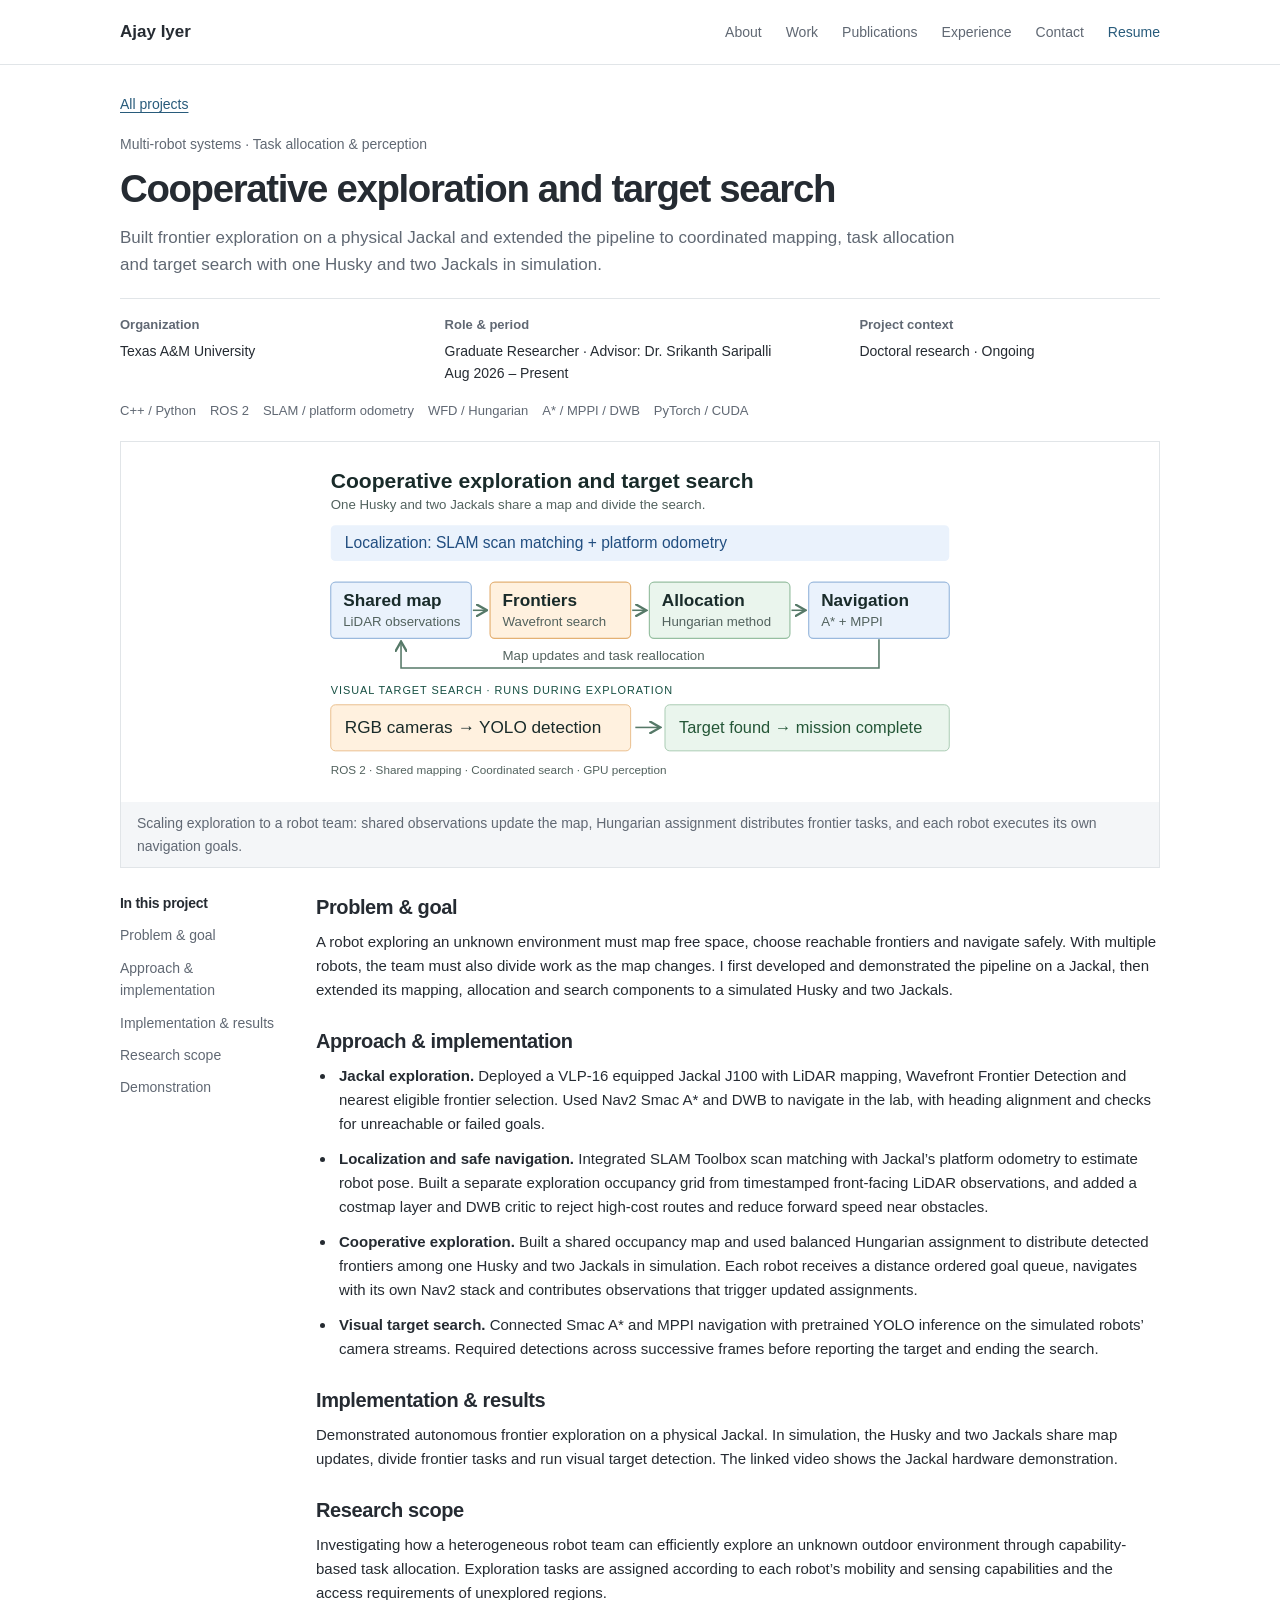
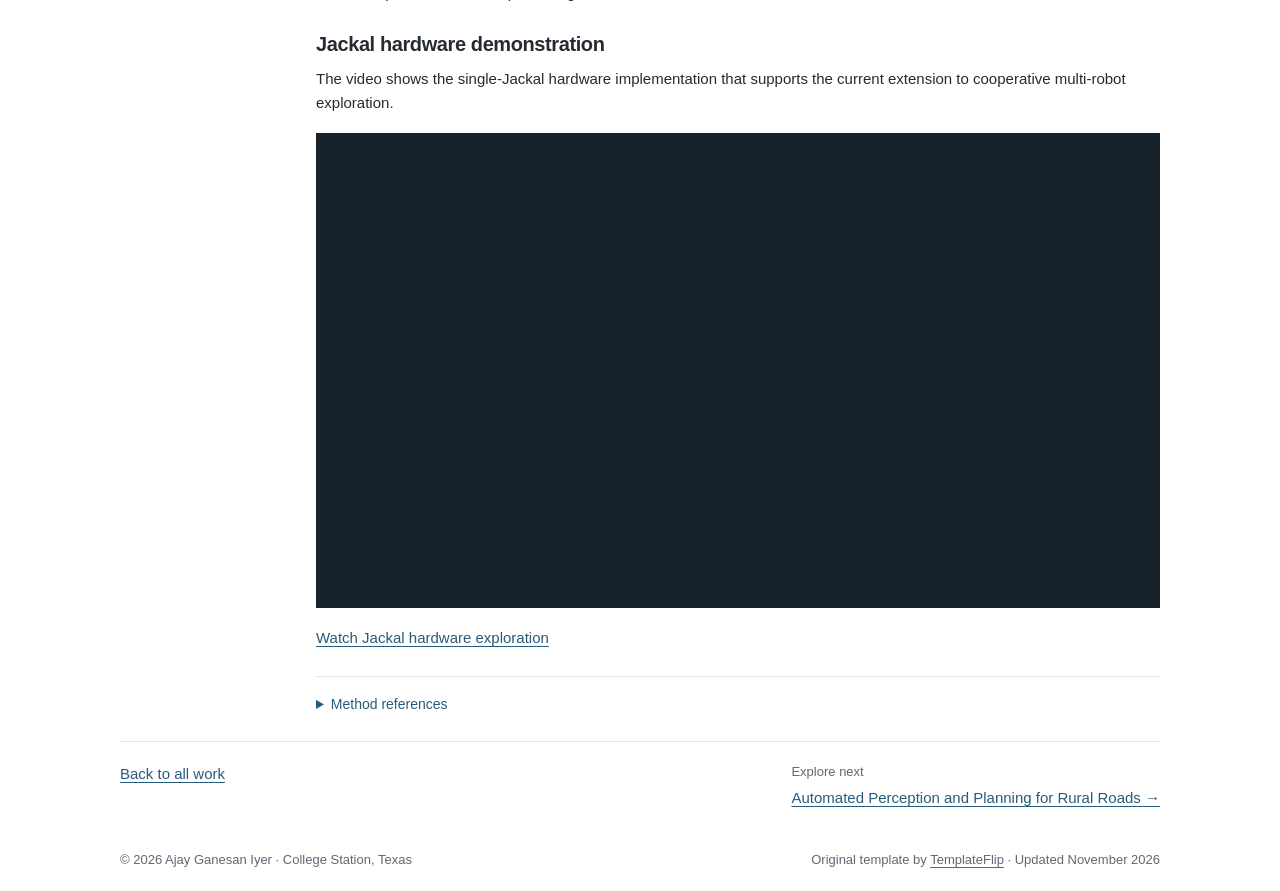
<file: projects/frontier-exploration.html>
<!doctype html>
<html lang="en"><head><meta charset="utf-8"><meta name="viewport" content="width=device-width, initial-scale=1">
<title>Cooperative exploration and target search | Ajay Iyer</title><meta name="description" content="Built frontier exploration on a physical Jackal and extended the pipeline to coordinated mapping, task allocation and target search with one Husky and two Jackals in simulation.">
<meta name="theme-color" content="#164f42"><meta property="og:title" content="Cooperative exploration and target search | Ajay Iyer"><meta property="og:description" content="Built frontier exploration on a physical Jackal and extended the pipeline to coordinated mapping, task allocation and target search with one Husky and two Jackals in simulation."><meta property="og:type" content="website">
<link rel="icon" href="../assets/favicon.svg" type="image/svg+xml"><link rel="stylesheet" href="../assets/site.css?v=9757cda155a4"><script src="../assets/site.js" defer></script></head><body id="top">
<a class="skip" href="#main">Skip to content</a><header class="site-header"><div class="container header-inner">
<a class="brand" href="../index.html">Ajay Iyer</a>
<button class="menu-toggle" type="button" aria-expanded="false" aria-controls="navigation">Menu</button>
<nav class="nav" id="navigation" aria-label="Main navigation"><a href="../index.html#about">About</a><a href="../index.html#portfolio">Work</a><a href="../index.html#publications">Publications</a><a href="../index.html#experience">Experience</a><a href="../index.html#contact">Contact</a><a class="nav-resume" href="../assets/documents/Ajay_Iyer_Resume.pdf?v=ccaf976e1b78">Resume </a></nav>
</div></header><main id="main"><div class="container"><header class="case-header"><a class="back-link" href="../index.html#portfolio"> All projects</a><p class="eyebrow">Multi-robot systems · Task allocation &amp; perception</p><h1>Cooperative exploration and target search</h1><p class="dek">Built frontier exploration on a physical Jackal and extended the pipeline to coordinated mapping, task allocation and target search with one Husky and two Jackals in simulation.</p><div class="case-meta"><div><strong>Organization</strong>Texas A&amp;M University</div><div><strong>Role & period</strong>Graduate Researcher · Advisor: Dr. Srikanth Saripalli<br>Aug 2026 – Present</div><div><strong>Project context</strong>Doctoral research · Ongoing</div></div><ul class="tag-list" aria-label="Tools and methods"><li>C++ / Python</li><li>ROS 2</li><li>SLAM / platform odometry</li><li>WFD / Hungarian</li><li>A* / MPPI / DWB</li><li>PyTorch / CUDA</li></ul></header><figure class="case-cover"><img src="../assets/images/exploration-architecture.svg" alt="Cooperative exploration workflow showing localization, shared LiDAR mapping, wavefront frontier detection, Hungarian task allocation and A* planning with MPPI control. Camera-based target detection runs alongside exploration." loading="eager" decoding="async"><figcaption>Scaling exploration to a robot team: shared observations update the map, Hungarian assignment distributes frontier tasks, and each robot executes its own navigation goals.</figcaption></figure><div class="case-layout"><nav class="case-nav" aria-label="On this page"><h2>In this project</h2><a href="#challenge">Problem &amp; goal</a><a href="#contributions">Approach & implementation</a><a href="#outcome">Implementation &amp; results</a><a href="#research-scope">Research scope</a><a href="#demo">Demonstration</a></nav><div class="case-body"><section id="challenge"><h2>Problem &amp; goal</h2><p>A robot exploring an unknown environment must map free space, choose reachable frontiers and navigate safely. With multiple robots, the team must also divide work as the map changes. I first developed and demonstrated the pipeline on a Jackal, then extended its mapping, allocation and search components to a simulated Husky and two Jackals.</p></section><section id="contributions"><h2>Approach & implementation</h2><ul class="contribution-list"><li><strong>Jackal exploration.</strong> Deployed a VLP-16 equipped Jackal J100 with LiDAR mapping, Wavefront Frontier Detection and nearest eligible frontier selection. Used Nav2 Smac A* and DWB to navigate in the lab, with heading alignment and checks for unreachable or failed goals.</li><li><strong>Localization and safe navigation.</strong> Integrated SLAM Toolbox scan matching with Jackal’s platform odometry to estimate robot pose. Built a separate exploration occupancy grid from timestamped front-facing LiDAR observations, and added a costmap layer and DWB critic to reject high-cost routes and reduce forward speed near obstacles.</li><li><strong>Cooperative exploration.</strong> Built a shared occupancy map and used balanced Hungarian assignment to distribute detected frontiers among one Husky and two Jackals in simulation. Each robot receives a distance ordered goal queue, navigates with its own Nav2 stack and contributes observations that trigger updated assignments.</li><li><strong>Visual target search.</strong> Connected Smac A* and MPPI navigation with pretrained YOLO inference on the simulated robots’ camera streams. Required detections across successive frames before reporting the target and ending the search.</li></ul></section><section id="outcome"><h2>Implementation &amp; results</h2><p>Demonstrated autonomous frontier exploration on a physical Jackal. In simulation, the Husky and two Jackals share map updates, divide frontier tasks and run visual target detection. The linked video shows the Jackal hardware demonstration.</p></section><section id="research-scope"><h2>Research scope</h2><p>Investigating how a heterogeneous robot team can efficiently explore an unknown outdoor environment through capability-based task allocation. Exploration tasks are assigned according to each robot’s mobility and sensing capabilities and the access requirements of unexplored regions.</p></section><section id="demo"><h2>Jackal hardware demonstration</h2><p>The video shows the single-Jackal hardware implementation that supports the current extension to cooperative multi-robot exploration.</p><div class="demo-player"><iframe loading="lazy" src="https://www.youtube-nocookie.com/embed/m1SCAViXkgI" title="Watch Jackal hardware exploration" referrerpolicy="strict-origin-when-cross-origin" allow="accelerometer; autoplay; clipboard-write; encrypted-media; gyroscope; picture-in-picture; web-share" allowfullscreen></iframe></div><p><a class="text-link" href="https://youtu.be/m1SCAViXkgI" target="_blank" rel="noopener noreferrer">Watch Jackal hardware exploration </a></p></section><details class="method-references"><summary>Method references</summary><ul class="resource-list"><li><a href="https://u.cs.biu.ac.il/~galk/Publications/papers/aamas12matan.pdf">Keidar &amp; Kaminka · Wavefront Frontier Detector </a></li><li><a href="https://docs.scipy.org/doc/scipy-1.0.0/reference/generated/scipy.optimize.linear_sum_assignment.html">Hungarian / Kuhn–Munkres terminology · SciPy documentation </a></li><li><a href="https://docs.nav2.org/rolling/configuration_and_development/configuration_guide/planners_plugins/smac/smac_2d/configuring_smac_2d/">Cost-aware A* global planning </a></li><li><a href="https://docs.nav2.org/jazzy/configuration_and_development/configuration_guide/controller_plugins/mppi_controller/configuring_mppic/">Model Predictive Path Integral (MPPI) control </a></li></ul></details></div></div><div class="next-project"><a href="../index.html#portfolio"> Back to all work</a><div><p>Explore next</p><a href="autonomous-vehicles.html">Automated Perception and Planning for Rural Roads →</a></div></div></div></main><footer class="site-footer"><div class="container footer-inner"><p>© 2026 Ajay Ganesan Iyer · College Station, Texas</p><p>Original template by <a href="https://templateflip.com">TemplateFlip</a> · Updated November 2026</p></div></footer></body></html>
</file>
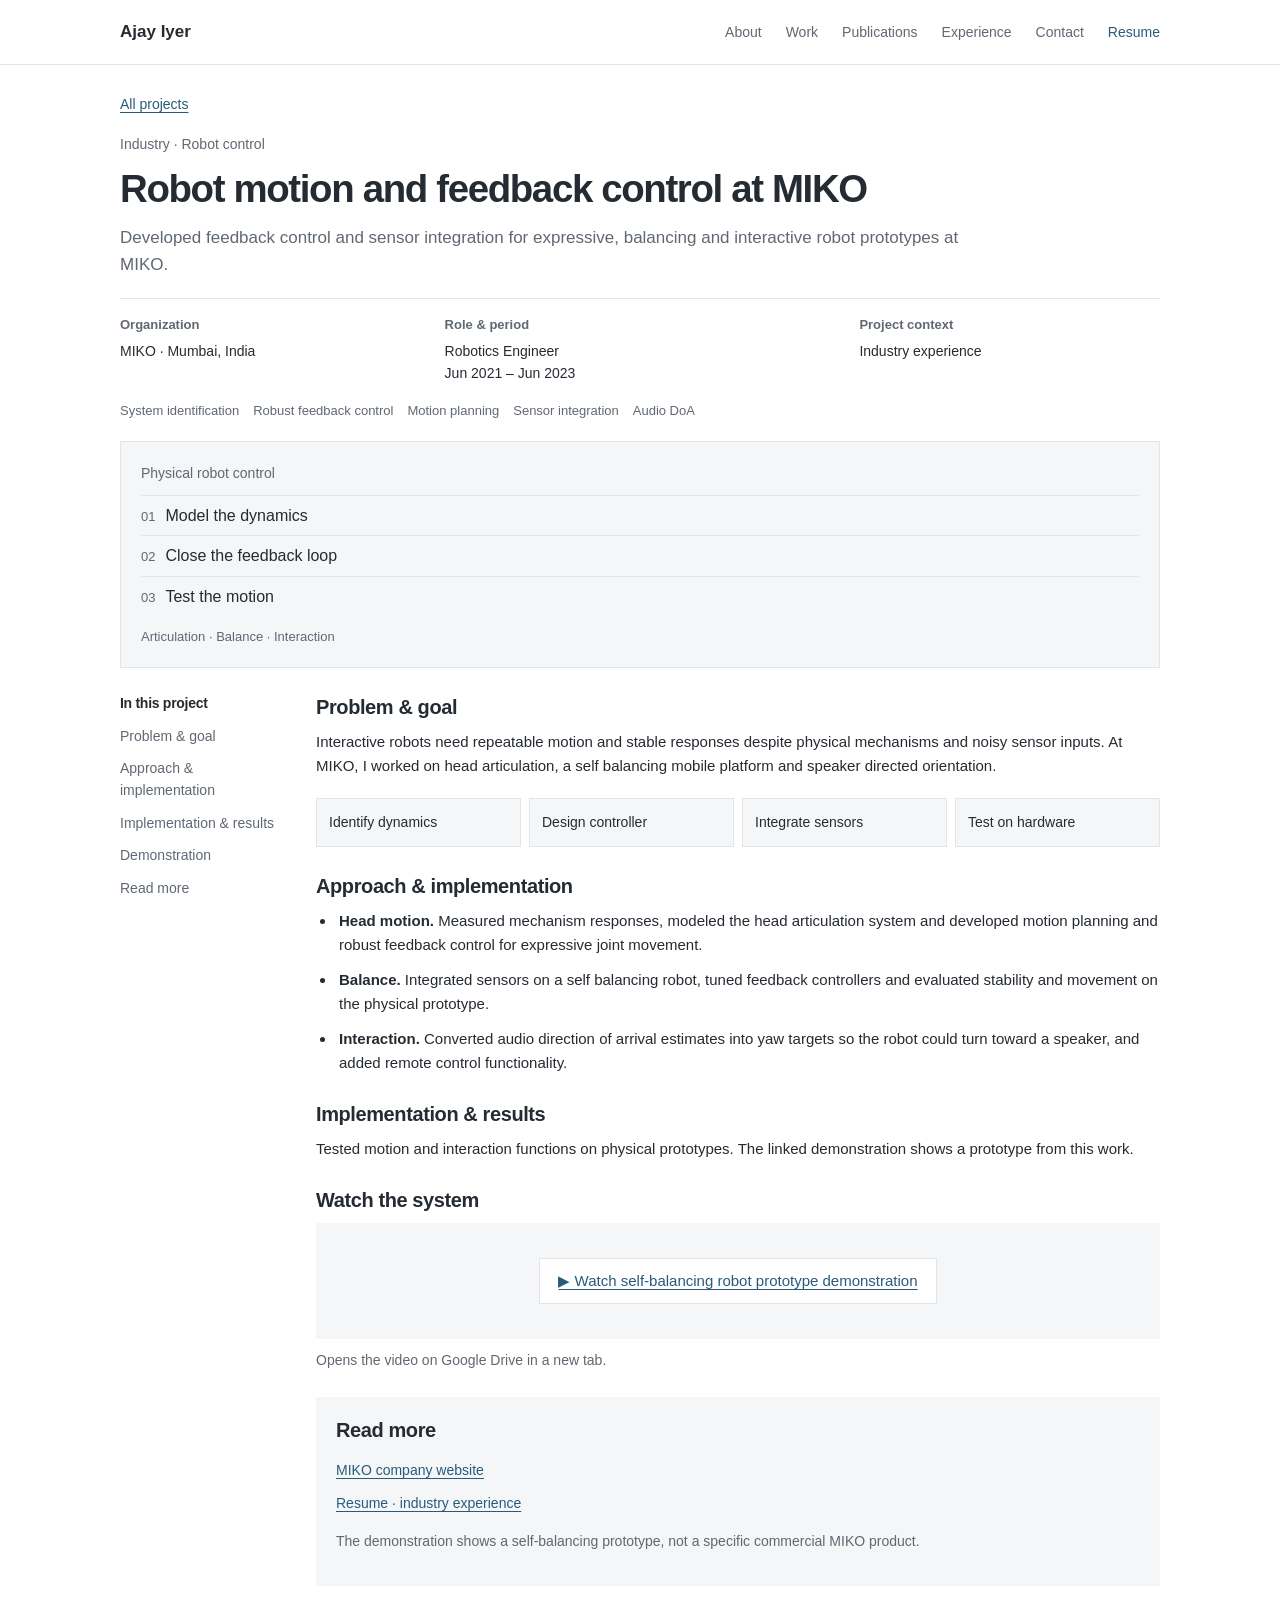
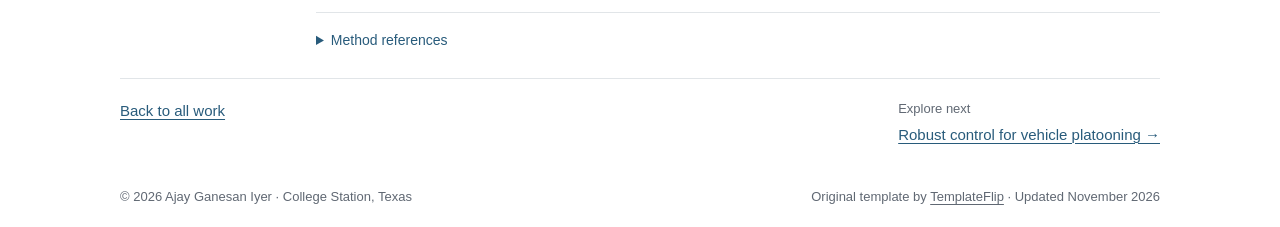
<file: projects/miko-robotics.html>
<!doctype html>
<html lang="en"><head><meta charset="utf-8"><meta name="viewport" content="width=device-width, initial-scale=1">
<title>Robot motion and feedback control at MIKO | Ajay Iyer</title><meta name="description" content="Developed feedback control and sensor integration for expressive, balancing and interactive robot prototypes at MIKO.">
<meta name="theme-color" content="#164f42"><meta property="og:title" content="Robot motion and feedback control at MIKO | Ajay Iyer"><meta property="og:description" content="Developed feedback control and sensor integration for expressive, balancing and interactive robot prototypes at MIKO."><meta property="og:type" content="website">
<link rel="icon" href="../assets/favicon.svg" type="image/svg+xml"><link rel="stylesheet" href="../assets/site.css?v=9757cda155a4"><script src="../assets/site.js" defer></script></head><body id="top">
<a class="skip" href="#main">Skip to content</a><header class="site-header"><div class="container header-inner">
<a class="brand" href="../index.html">Ajay Iyer</a>
<button class="menu-toggle" type="button" aria-expanded="false" aria-controls="navigation">Menu</button>
<nav class="nav" id="navigation" aria-label="Main navigation"><a href="../index.html#about">About</a><a href="../index.html#portfolio">Work</a><a href="../index.html#publications">Publications</a><a href="../index.html#experience">Experience</a><a href="../index.html#contact">Contact</a><a class="nav-resume" href="../assets/documents/Ajay_Iyer_Resume.pdf?v=ccaf976e1b78">Resume </a></nav>
</div></header><main id="main"><div class="container"><header class="case-header"><a class="back-link" href="../index.html#portfolio"> All projects</a><p class="eyebrow">Industry · Robot control</p><h1>Robot motion and feedback control at MIKO</h1><p class="dek">Developed feedback control and sensor integration for expressive, balancing and interactive robot prototypes at MIKO.</p><div class="case-meta"><div><strong>Organization</strong>MIKO · Mumbai, India</div><div><strong>Role & period</strong>Robotics Engineer<br>Jun 2021 – Jun 2023</div><div><strong>Project context</strong>Industry experience</div></div><ul class="tag-list" aria-label="Tools and methods"><li>System identification</li><li>Robust feedback control</li><li>Motion planning</li><li>Sensor integration</li><li>Audio DoA</li></ul></header><figure class="case-cover"><div class="diagram-preview"><p class="diagram-title">Physical robot control</p><div class="flow-line"><span>01</span>Model the dynamics</div><div class="flow-line"><span>02</span>Close the feedback loop</div><div class="flow-line"><span>03</span>Test the motion</div><small>Articulation · Balance · Interaction</small></div></figure><div class="case-layout"><nav class="case-nav" aria-label="On this page"><h2>In this project</h2><a href="#challenge">Problem &amp; goal</a><a href="#contributions">Approach & implementation</a><a href="#outcome">Implementation &amp; results</a><a href="#demo">Demonstration</a><a href="#resources">Read more</a></nav><div class="case-body"><section id="challenge"><h2>Problem &amp; goal</h2><p>Interactive robots need repeatable motion and stable responses despite physical mechanisms and noisy sensor inputs. At MIKO, I worked on head articulation, a self balancing mobile platform and speaker directed orientation.</p><ol class="process" aria-label="System workflow"><li>Identify dynamics</li><li>Design controller</li><li>Integrate sensors</li><li>Test on hardware</li></ol></section><section id="contributions"><h2>Approach & implementation</h2><ul class="contribution-list"><li><strong>Head motion.</strong> Measured mechanism responses, modeled the head articulation system and developed motion planning and robust feedback control for expressive joint movement.</li><li><strong>Balance.</strong> Integrated sensors on a self balancing robot, tuned feedback controllers and evaluated stability and movement on the physical prototype.</li><li><strong>Interaction.</strong> Converted audio direction of arrival estimates into yaw targets so the robot could turn toward a speaker, and added remote control functionality.</li></ul></section><section id="outcome"><h2>Implementation &amp; results</h2><p>Tested motion and interaction functions on physical prototypes. The linked demonstration shows a prototype from this work.</p></section><section id="demo"><h2>Watch the system</h2><div class="video-shell"><a class="video-button" href="https://drive.google.com/file/d/1V38i6eCr49J82yi47gpRzqD1a1cSi8pY/view" target="_blank" rel="noopener noreferrer">▶ Watch self-balancing robot prototype demonstration </a></div><p class="video-fallback">Opens the video on Google Drive in a new tab.</p></section><section class="resources" id="resources"><h2>Read more</h2><ul class="resource-list"><li><a href="https://miko.ai/">MIKO company website </a></li><li><a href="../assets/documents/Ajay_Iyer_Resume.pdf?v=ccaf976e1b78">Resume · industry experience </a></li></ul><p class="source-note">The demonstration shows a self-balancing prototype, not a specific commercial MIKO product.</p></section><details class="method-references"><summary>Method references</summary><ul class="resource-list"><li><a href="https://www.mathworks.com/help/ident/gs/about-system-identification.html">System identification · MathWorks overview </a></li><li><a href="https://www.mathworks.com/help/phased/direction-of-arrival-doa-estimation-1.html">Direction-of-arrival estimation · MathWorks overview </a></li></ul></details></div></div><div class="next-project"><a href="../index.html#portfolio"> Back to all work</a><div><p>Explore next</p><a href="vehicle-platooning.html">Robust control for vehicle platooning →</a></div></div></div></main><footer class="site-footer"><div class="container footer-inner"><p>© 2026 Ajay Ganesan Iyer · College Station, Texas</p><p>Original template by <a href="https://templateflip.com">TemplateFlip</a> · Updated November 2026</p></div></footer></body></html>
</file>
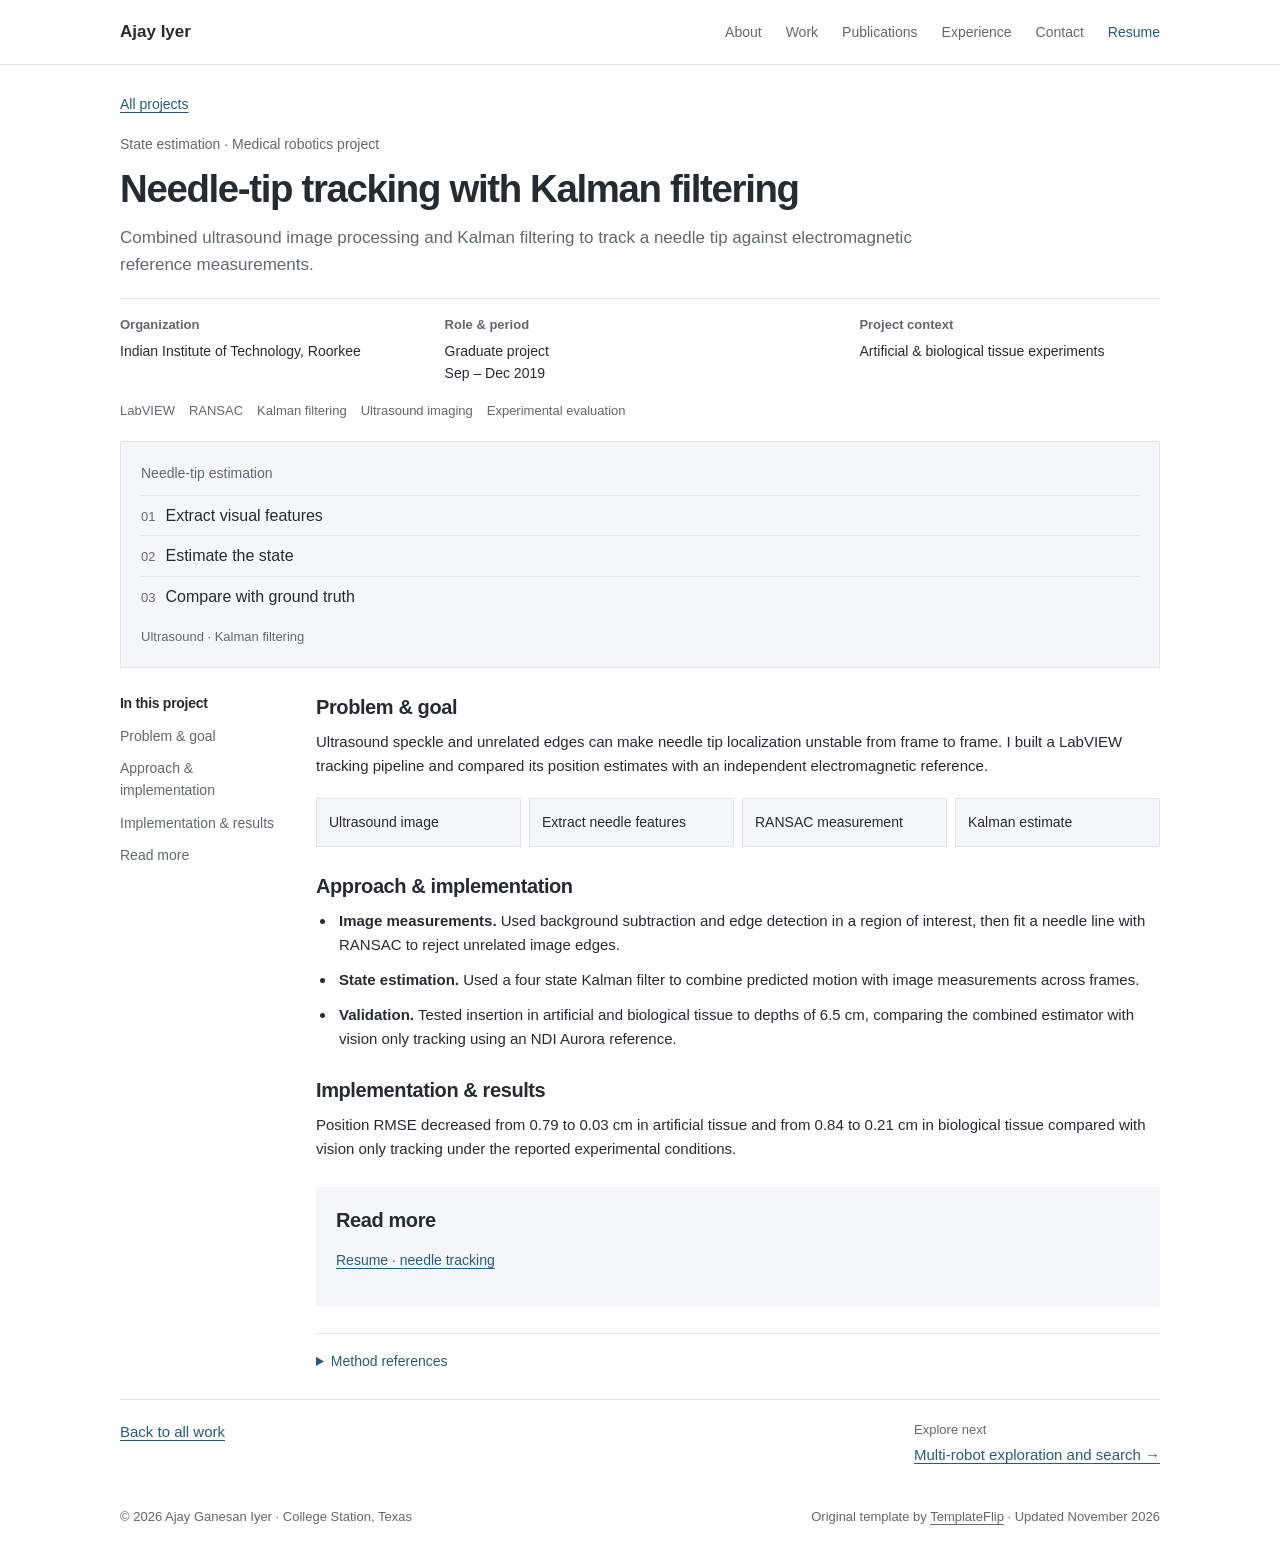
<file: projects/needle-tracking.html>
<!doctype html>
<html lang="en"><head><meta charset="utf-8"><meta name="viewport" content="width=device-width, initial-scale=1">
<title>Needle-tip tracking with Kalman filtering | Ajay Iyer</title><meta name="description" content="Combined ultrasound image processing and Kalman filtering to track a needle tip against electromagnetic reference measurements.">
<meta name="theme-color" content="#164f42"><meta property="og:title" content="Needle-tip tracking with Kalman filtering | Ajay Iyer"><meta property="og:description" content="Combined ultrasound image processing and Kalman filtering to track a needle tip against electromagnetic reference measurements."><meta property="og:type" content="website">
<link rel="icon" href="../assets/favicon.svg" type="image/svg+xml"><link rel="stylesheet" href="../assets/site.css?v=9757cda155a4"><script src="../assets/site.js" defer></script></head><body id="top">
<a class="skip" href="#main">Skip to content</a><header class="site-header"><div class="container header-inner">
<a class="brand" href="../index.html">Ajay Iyer</a>
<button class="menu-toggle" type="button" aria-expanded="false" aria-controls="navigation">Menu</button>
<nav class="nav" id="navigation" aria-label="Main navigation"><a href="../index.html#about">About</a><a href="../index.html#portfolio">Work</a><a href="../index.html#publications">Publications</a><a href="../index.html#experience">Experience</a><a href="../index.html#contact">Contact</a><a class="nav-resume" href="../assets/documents/Ajay_Iyer_Resume.pdf?v=ccaf976e1b78">Resume </a></nav>
</div></header><main id="main"><div class="container"><header class="case-header"><a class="back-link" href="../index.html#portfolio"> All projects</a><p class="eyebrow">State estimation · Medical robotics project</p><h1>Needle-tip tracking with Kalman filtering</h1><p class="dek">Combined ultrasound image processing and Kalman filtering to track a needle tip against electromagnetic reference measurements.</p><div class="case-meta"><div><strong>Organization</strong>Indian Institute of Technology, Roorkee</div><div><strong>Role & period</strong>Graduate project<br>Sep – Dec 2019</div><div><strong>Project context</strong>Artificial &amp; biological tissue experiments</div></div><ul class="tag-list" aria-label="Tools and methods"><li>LabVIEW</li><li>RANSAC</li><li>Kalman filtering</li><li>Ultrasound imaging</li><li>Experimental evaluation</li></ul></header><figure class="case-cover"><div class="diagram-preview"><p class="diagram-title">Needle-tip estimation</p><div class="flow-line"><span>01</span>Extract visual features</div><div class="flow-line"><span>02</span>Estimate the state</div><div class="flow-line"><span>03</span>Compare with ground truth</div><small>Ultrasound · Kalman filtering</small></div></figure><div class="case-layout"><nav class="case-nav" aria-label="On this page"><h2>In this project</h2><a href="#challenge">Problem &amp; goal</a><a href="#contributions">Approach & implementation</a><a href="#outcome">Implementation &amp; results</a><a href="#resources">Read more</a></nav><div class="case-body"><section id="challenge"><h2>Problem &amp; goal</h2><p>Ultrasound speckle and unrelated edges can make needle tip localization unstable from frame to frame. I built a LabVIEW tracking pipeline and compared its position estimates with an independent electromagnetic reference.</p><ol class="process" aria-label="System workflow"><li>Ultrasound image</li><li>Extract needle features</li><li>RANSAC measurement</li><li>Kalman estimate</li></ol></section><section id="contributions"><h2>Approach & implementation</h2><ul class="contribution-list"><li><strong>Image measurements.</strong> Used background subtraction and edge detection in a region of interest, then fit a needle line with RANSAC to reject unrelated image edges.</li><li><strong>State estimation.</strong> Used a four state Kalman filter to combine predicted motion with image measurements across frames.</li><li><strong>Validation.</strong> Tested insertion in artificial and biological tissue to depths of 6.5 cm, comparing the combined estimator with vision only tracking using an NDI Aurora reference.</li></ul></section><section id="outcome"><h2>Implementation &amp; results</h2><p>Position RMSE decreased from 0.79 to 0.03 cm in artificial tissue and from 0.84 to 0.21 cm in biological tissue compared with vision only tracking under the reported experimental conditions.</p></section><section class="resources" id="resources"><h2>Read more</h2><ul class="resource-list"><li><a href="../assets/documents/Ajay_Iyer_Resume.pdf?v=ccaf976e1b78">Resume · needle tracking </a></li></ul></section><details class="method-references"><summary>Method references</summary><ul class="resource-list"><li><a href="https://graphics.stanford.edu/courses/cs233-21-spring/ReferencedPapers/ransac.pdf">Fischler &amp; Bolles · Random Sample Consensus </a></li></ul></details></div></div><div class="next-project"><a href="../index.html#portfolio"> Back to all work</a><div><p>Explore next</p><a href="frontier-exploration.html">Multi-robot exploration and search →</a></div></div></div></main><footer class="site-footer"><div class="container footer-inner"><p>© 2026 Ajay Ganesan Iyer · College Station, Texas</p><p>Original template by <a href="https://templateflip.com">TemplateFlip</a> · Updated November 2026</p></div></footer></body></html>
</file>
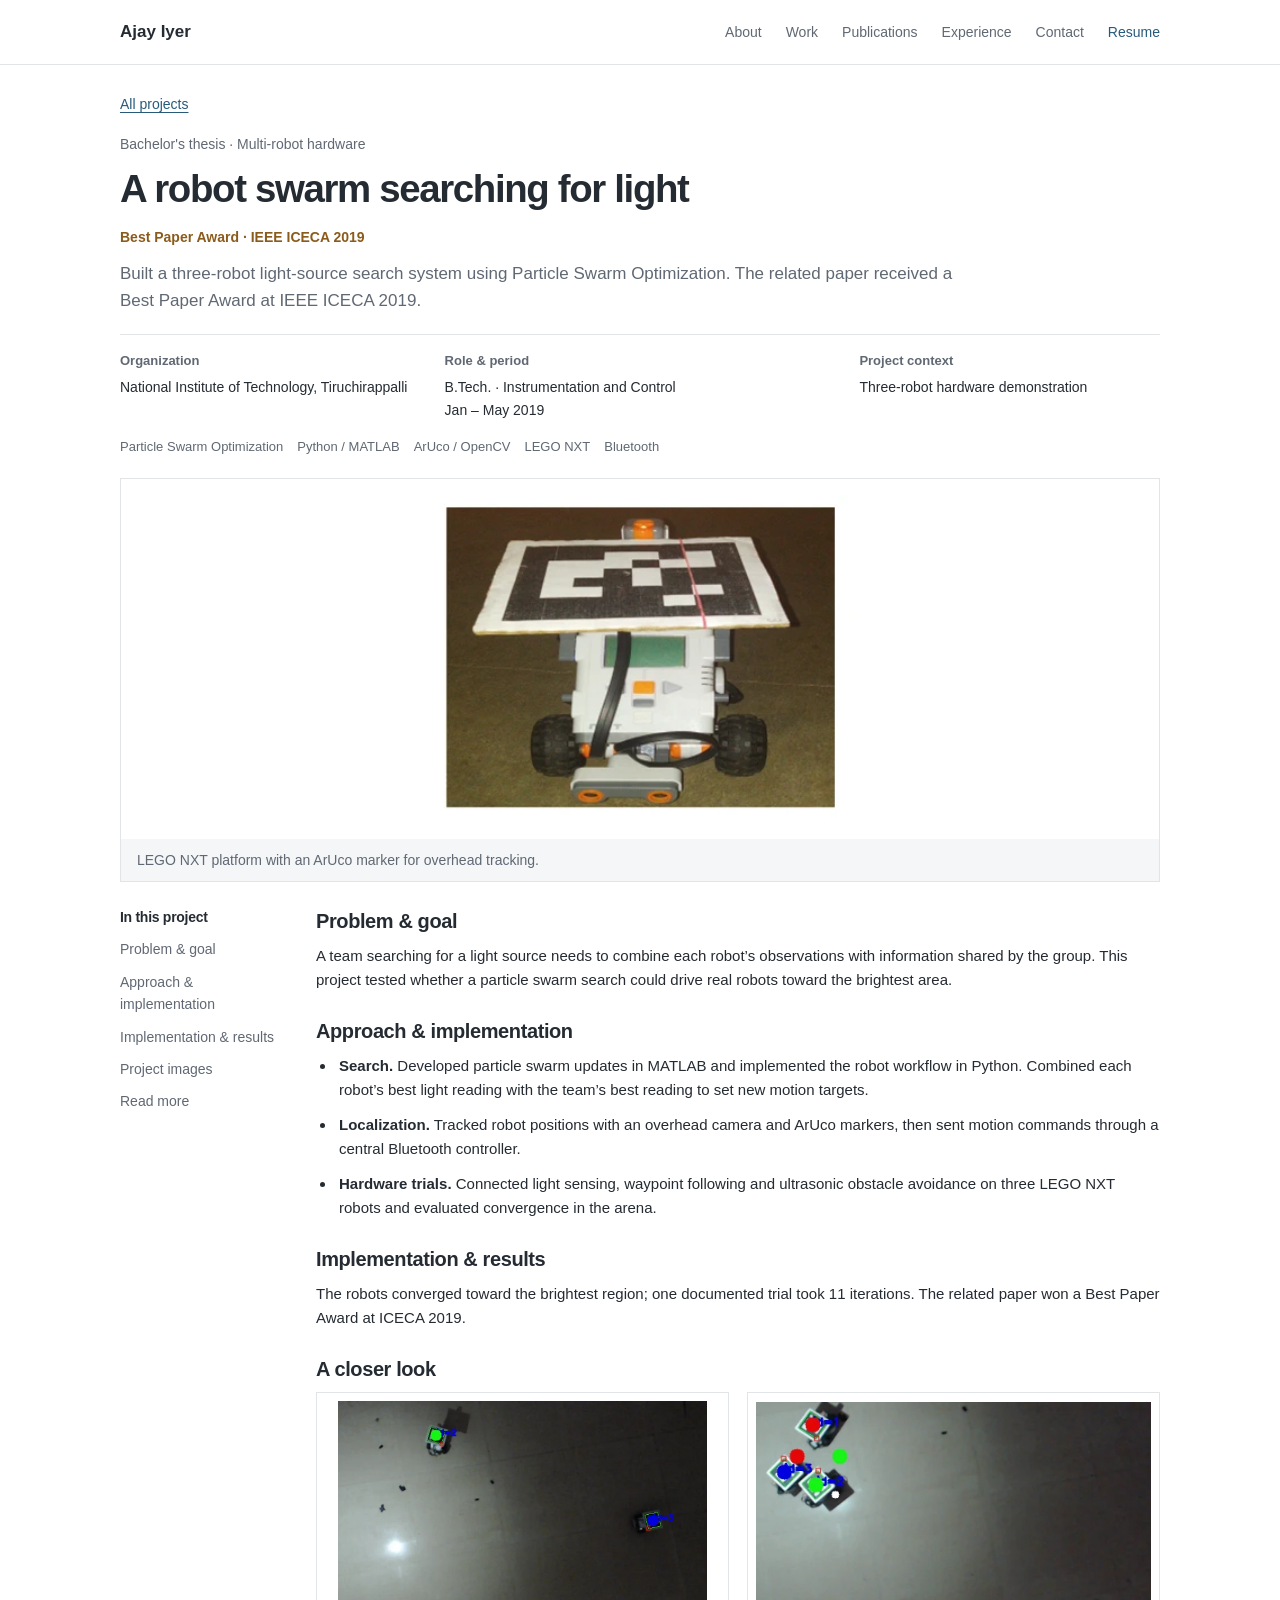
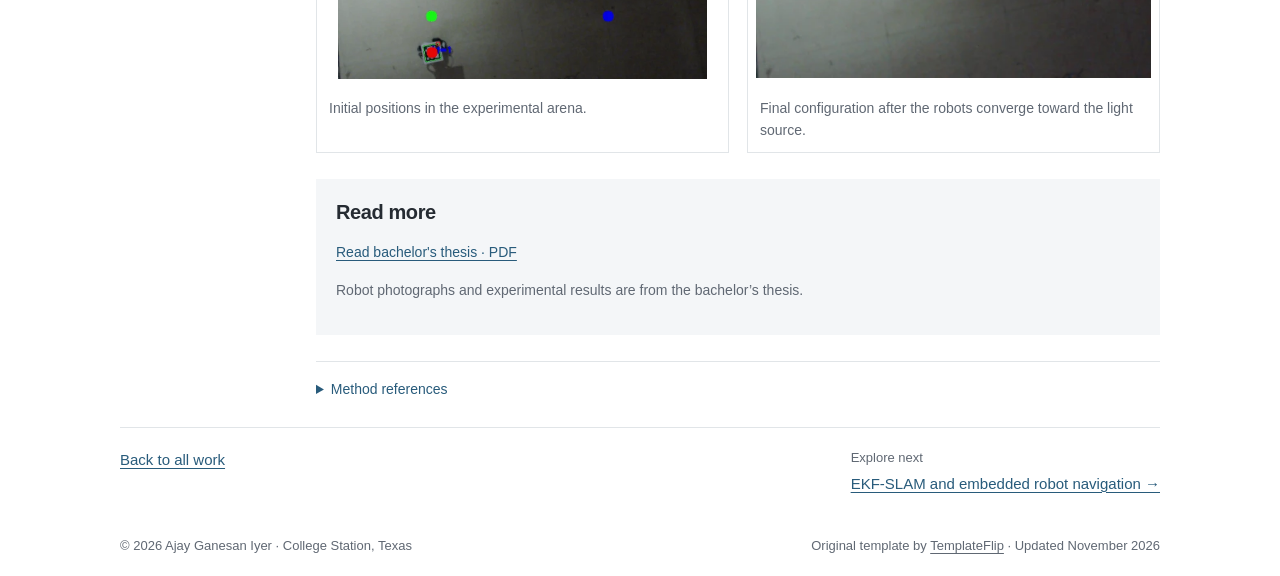
<file: projects/robot-swarm.html>
<!doctype html>
<html lang="en"><head><meta charset="utf-8"><meta name="viewport" content="width=device-width, initial-scale=1">
<title>A robot swarm searching for light | Ajay Iyer</title><meta name="description" content="Built a three-robot light-source search system using Particle Swarm Optimization. The related paper received a Best Paper Award at IEEE ICECA 2019.">
<meta name="theme-color" content="#164f42"><meta property="og:title" content="A robot swarm searching for light | Ajay Iyer"><meta property="og:description" content="Built a three-robot light-source search system using Particle Swarm Optimization. The related paper received a Best Paper Award at IEEE ICECA 2019."><meta property="og:type" content="website">
<link rel="icon" href="../assets/favicon.svg" type="image/svg+xml"><link rel="stylesheet" href="../assets/site.css?v=9757cda155a4"><script src="../assets/site.js" defer></script></head><body id="top">
<a class="skip" href="#main">Skip to content</a><header class="site-header"><div class="container header-inner">
<a class="brand" href="../index.html">Ajay Iyer</a>
<button class="menu-toggle" type="button" aria-expanded="false" aria-controls="navigation">Menu</button>
<nav class="nav" id="navigation" aria-label="Main navigation"><a href="../index.html#about">About</a><a href="../index.html#portfolio">Work</a><a href="../index.html#publications">Publications</a><a href="../index.html#experience">Experience</a><a href="../index.html#contact">Contact</a><a class="nav-resume" href="../assets/documents/Ajay_Iyer_Resume.pdf?v=ccaf976e1b78">Resume </a></nav>
</div></header><main id="main"><div class="container"><header class="case-header"><a class="back-link" href="../index.html#portfolio"> All projects</a><p class="eyebrow">Bachelor&#x27;s thesis · Multi-robot hardware</p><h1>A robot swarm searching for light</h1><p class="recognition-badge">Best Paper Award · IEEE ICECA 2019</p><p class="dek">Built a three-robot light-source search system using Particle Swarm Optimization. The related paper received a Best Paper Award at IEEE ICECA 2019.</p><div class="case-meta"><div><strong>Organization</strong>National Institute of Technology, Tiruchirappalli</div><div><strong>Role & period</strong>B.Tech. · Instrumentation and Control<br>Jan – May 2019</div><div><strong>Project context</strong>Three-robot hardware demonstration</div></div><ul class="tag-list" aria-label="Tools and methods"><li>Particle Swarm Optimization</li><li>Python / MATLAB</li><li>ArUco / OpenCV</li><li>LEGO NXT</li><li>Bluetooth</li></ul></header><figure class="case-cover"><img src="../assets/images/pso-robot.webp" alt="LEGO NXT robot carrying an ArUco tracking marker" loading="eager" decoding="async"><figcaption>LEGO NXT platform with an ArUco marker for overhead tracking.</figcaption></figure><div class="case-layout"><nav class="case-nav" aria-label="On this page"><h2>In this project</h2><a href="#challenge">Problem &amp; goal</a><a href="#contributions">Approach & implementation</a><a href="#outcome">Implementation &amp; results</a><a href="#gallery">Project images</a><a href="#resources">Read more</a></nav><div class="case-body"><section id="challenge"><h2>Problem &amp; goal</h2><p>A team searching for a light source needs to combine each robot’s observations with information shared by the group. This project tested whether a particle swarm search could drive real robots toward the brightest area.</p></section><section id="contributions"><h2>Approach & implementation</h2><ul class="contribution-list"><li><strong>Search.</strong> Developed particle swarm updates in MATLAB and implemented the robot workflow in Python. Combined each robot’s best light reading with the team’s best reading to set new motion targets.</li><li><strong>Localization.</strong> Tracked robot positions with an overhead camera and ArUco markers, then sent motion commands through a central Bluetooth controller.</li><li><strong>Hardware trials.</strong> Connected light sensing, waypoint following and ultrasonic obstacle avoidance on three LEGO NXT robots and evaluated convergence in the arena.</li></ul></section><section id="outcome"><h2>Implementation &amp; results</h2><p>The robots converged toward the brightest region; one documented trial took 11 iterations. The related paper won a Best Paper Award at ICECA 2019.</p></section><section id="gallery"><h2>A closer look</h2><div class="gallery"><figure><a href="../assets/images/pso-start.webp" aria-label="View full-size image: Three robots at separate starting positions in a light-search arena"><img loading="lazy" src="../assets/images/pso-start.webp" alt="Three robots at separate starting positions in a light-search arena"></a><figcaption>Initial positions in the experimental arena.</figcaption></figure><figure><a href="../assets/images/pso-finish.webp" aria-label="View full-size image: Three robots grouped around the brightest region"><img loading="lazy" src="../assets/images/pso-finish.webp" alt="Three robots grouped around the brightest region"></a><figcaption>Final configuration after the robots converge toward the light source.</figcaption></figure></div></section><section class="resources" id="resources"><h2>Read more</h2><ul class="resource-list"><li><a href="../assets/documents/robot-swarm-thesis.pdf">Read bachelor&#x27;s thesis · PDF </a></li></ul><p class="source-note">Robot photographs and experimental results are from the bachelor’s thesis.</p></section><details class="method-references"><summary>Method references</summary><ul class="resource-list"><li><a href="https://staff.washington.edu/paymana/swarm/kennedy95-ijcnn.pdf">Kennedy &amp; Eberhart · Particle Swarm Optimization </a></li><li><a href="https://docs.opencv.org/3.4.0/d5/dae/tutorial_aruco_detection.html">OpenCV · ArUco fiducial markers </a></li></ul></details></div></div><div class="next-project"><a href="../index.html#portfolio"> Back to all work</a><div><p>Explore next</p><a href="ekf-slam.html">EKF-SLAM and embedded robot navigation →</a></div></div></div></main><footer class="site-footer"><div class="container footer-inner"><p>© 2026 Ajay Ganesan Iyer · College Station, Texas</p><p>Original template by <a href="https://templateflip.com">TemplateFlip</a> · Updated November 2026</p></div></footer></body></html>
</file>
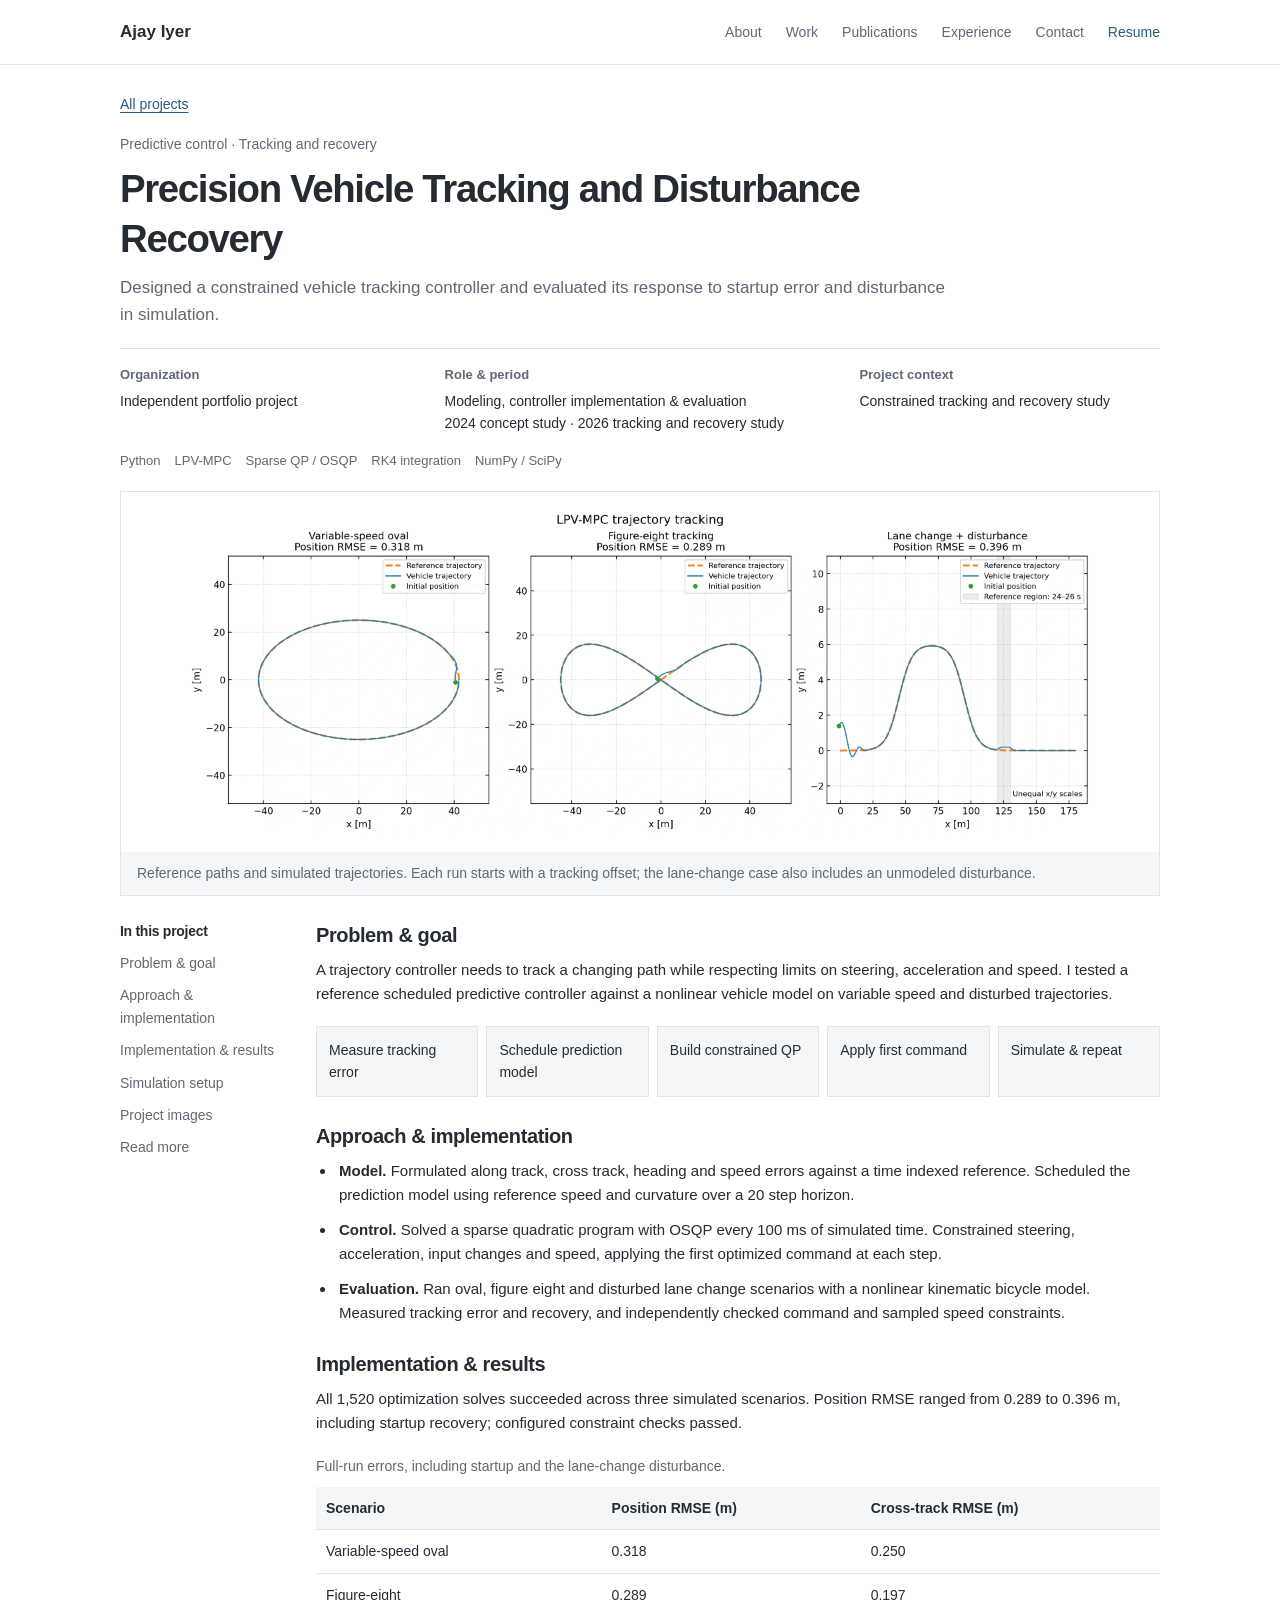
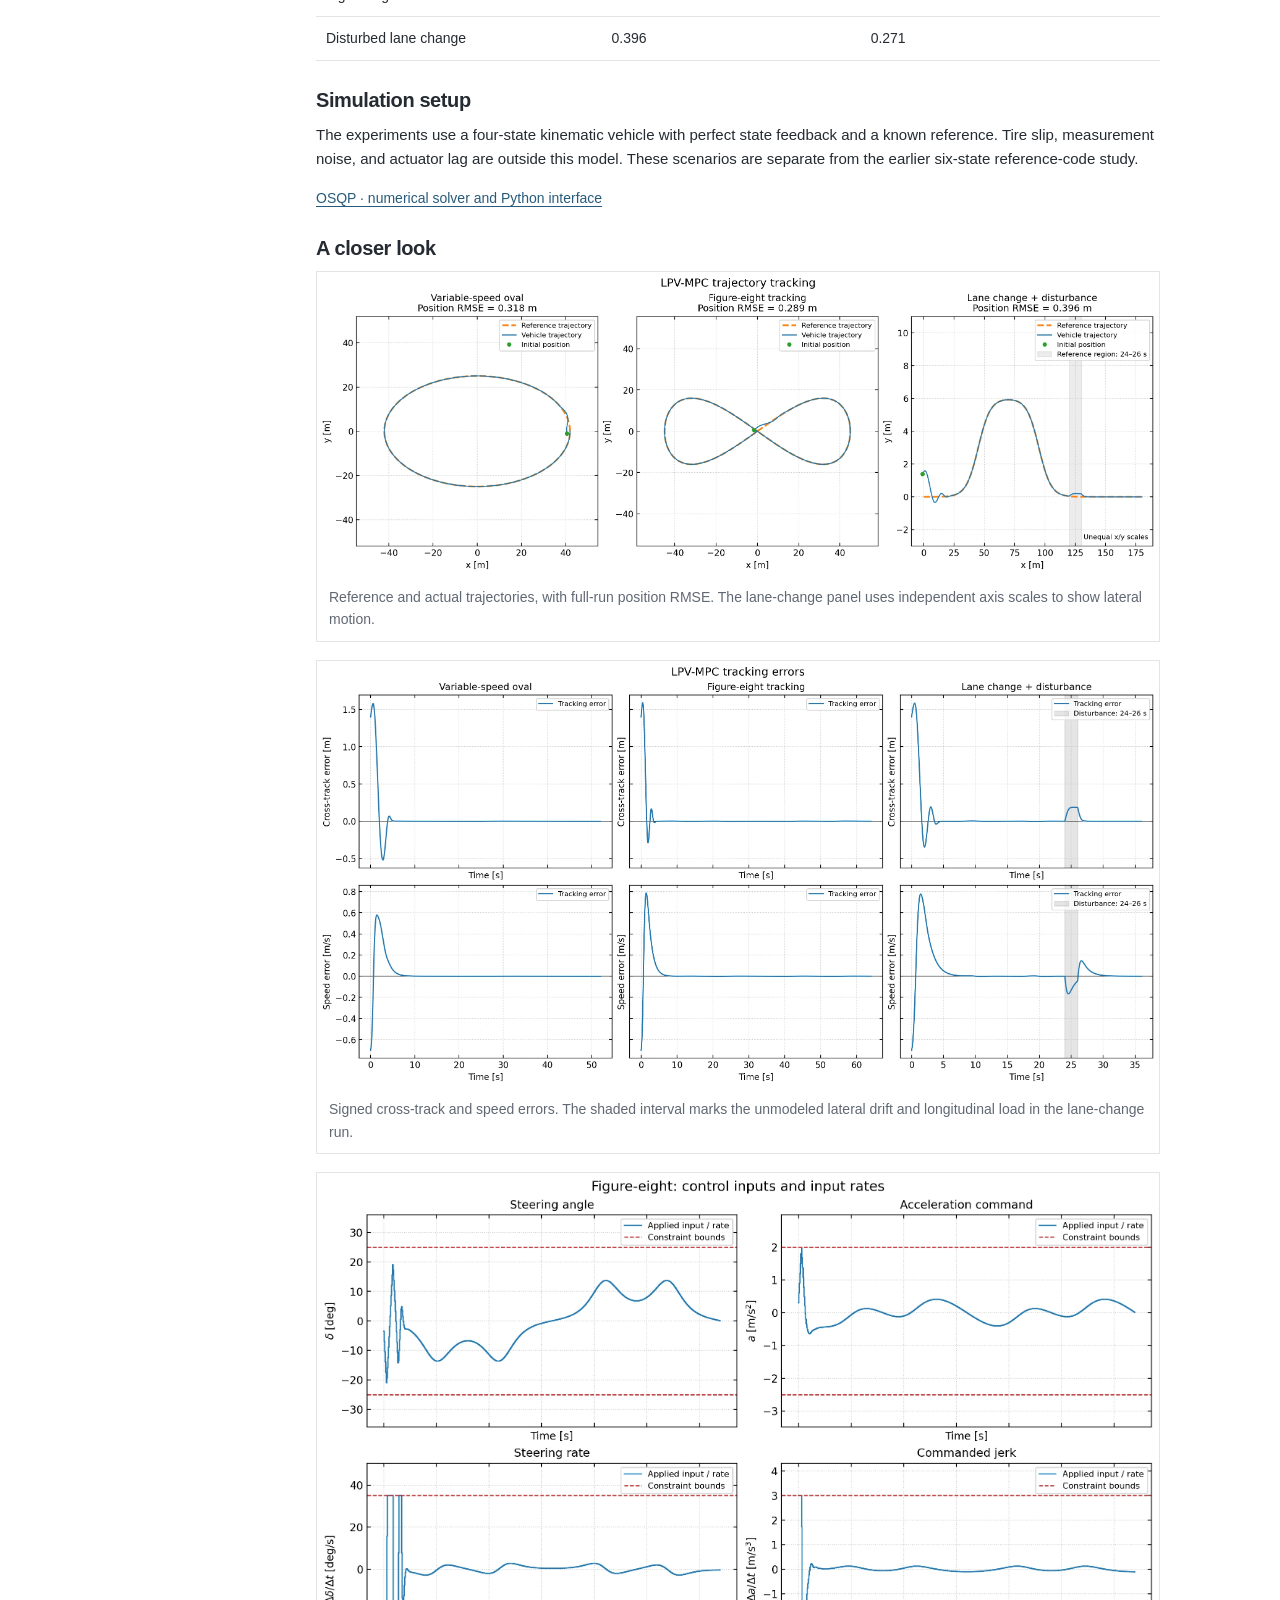
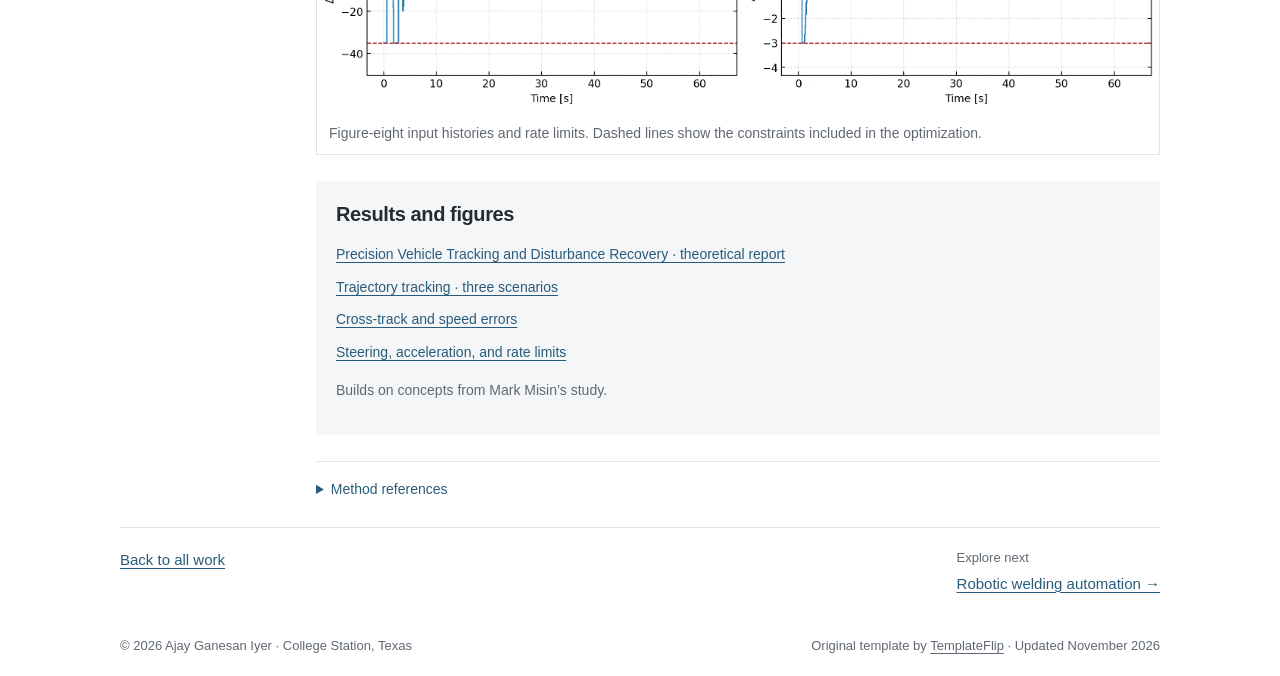
<file: projects/vehicle-mpc.html>
<!doctype html>
<html lang="en"><head><meta charset="utf-8"><meta name="viewport" content="width=device-width, initial-scale=1">
<title>Precision Vehicle Tracking and Disturbance Recovery | Ajay Iyer</title><meta name="description" content="Designed a constrained vehicle tracking controller and evaluated its response to startup error and disturbance in simulation.">
<meta name="theme-color" content="#164f42"><meta property="og:title" content="Precision Vehicle Tracking and Disturbance Recovery | Ajay Iyer"><meta property="og:description" content="Designed a constrained vehicle tracking controller and evaluated its response to startup error and disturbance in simulation."><meta property="og:type" content="website">
<link rel="icon" href="../assets/favicon.svg" type="image/svg+xml"><link rel="stylesheet" href="../assets/site.css?v=9757cda155a4"><script src="../assets/site.js" defer></script></head><body id="top">
<a class="skip" href="#main">Skip to content</a><header class="site-header"><div class="container header-inner">
<a class="brand" href="../index.html">Ajay Iyer</a>
<button class="menu-toggle" type="button" aria-expanded="false" aria-controls="navigation">Menu</button>
<nav class="nav" id="navigation" aria-label="Main navigation"><a href="../index.html#about">About</a><a href="../index.html#portfolio">Work</a><a href="../index.html#publications">Publications</a><a href="../index.html#experience">Experience</a><a href="../index.html#contact">Contact</a><a class="nav-resume" href="../assets/documents/Ajay_Iyer_Resume.pdf?v=ccaf976e1b78">Resume </a></nav>
</div></header><main id="main"><div class="container"><header class="case-header"><a class="back-link" href="../index.html#portfolio"> All projects</a><p class="eyebrow">Predictive control · Tracking and recovery</p><h1>Precision Vehicle Tracking and Disturbance Recovery</h1><p class="dek">Designed a constrained vehicle tracking controller and evaluated its response to startup error and disturbance in simulation.</p><div class="case-meta"><div><strong>Organization</strong>Independent portfolio project</div><div><strong>Role & period</strong>Modeling, controller implementation &amp; evaluation<br>2024 concept study · 2026 tracking and recovery study</div><div><strong>Project context</strong>Constrained tracking and recovery study</div></div><ul class="tag-list" aria-label="Tools and methods"><li>Python</li><li>LPV-MPC</li><li>Sparse QP / OSQP</li><li>RK4 integration</li><li>NumPy / SciPy</li></ul></header><figure class="case-cover"><img src="../assets/images/vehicle-tracking-paths.webp" alt="Vehicle tracking plots for an oval, figure-eight, and disturbed lane-change route, with full-run position errors" loading="eager" decoding="async"><figcaption>Reference paths and simulated trajectories. Each run starts with a tracking offset; the lane-change case also includes an unmodeled disturbance.</figcaption></figure><div class="case-layout"><nav class="case-nav" aria-label="On this page"><h2>In this project</h2><a href="#challenge">Problem &amp; goal</a><a href="#contributions">Approach & implementation</a><a href="#outcome">Implementation &amp; results</a><a href="#evaluation">Simulation setup</a><a href="#gallery">Project images</a><a href="#resources">Read more</a></nav><div class="case-body"><section id="challenge"><h2>Problem &amp; goal</h2><p>A trajectory controller needs to track a changing path while respecting limits on steering, acceleration and speed. I tested a reference scheduled predictive controller against a nonlinear vehicle model on variable speed and disturbed trajectories.</p><ol class="process" aria-label="System workflow"><li>Measure tracking error</li><li>Schedule prediction model</li><li>Build constrained QP</li><li>Apply first command</li><li>Simulate &amp; repeat</li></ol></section><section id="contributions"><h2>Approach & implementation</h2><ul class="contribution-list"><li><strong>Model.</strong> Formulated along track, cross track, heading and speed errors against a time indexed reference. Scheduled the prediction model using reference speed and curvature over a 20 step horizon.</li><li><strong>Control.</strong> Solved a sparse quadratic program with OSQP every 100 ms of simulated time. Constrained steering, acceleration, input changes and speed, applying the first optimized command at each step.</li><li><strong>Evaluation.</strong> Ran oval, figure eight and disturbed lane change scenarios with a nonlinear kinematic bicycle model. Measured tracking error and recovery, and independently checked command and sampled speed constraints.</li></ul></section><section id="outcome"><h2>Implementation &amp; results</h2><p>All 1,520 optimization solves succeeded across three simulated scenarios. Position RMSE ranged from 0.289 to 0.396 m, including startup recovery; configured constraint checks passed.</p><div class="results-scroll" role="region" aria-label="Simulation results" tabindex="0"><table class="results-table"><caption>Full-run errors, including startup and the lane-change disturbance.</caption><thead><tr><th scope="col">Scenario</th><th scope="col">Position RMSE (m)</th><th scope="col">Cross-track RMSE (m)</th></tr></thead><tbody><tr><th scope="row">Variable-speed oval</th><td>0.318</td><td>0.250</td></tr><tr><th scope="row">Figure-eight</th><td>0.289</td><td>0.197</td></tr><tr><th scope="row">Disturbed lane change</th><td>0.396</td><td>0.271</td></tr></tbody></table></div></section><section id="evaluation"><h2>Simulation setup</h2><p>The experiments use a four-state kinematic vehicle with perfect state feedback and a known reference. Tire slip, measurement noise, and actuator lag are outside this model. These scenarios are separate from the earlier six-state reference-code study.</p><ul class="resource-list"><li><a href="https://osqp.org/docs/interfaces/python.html">OSQP · numerical solver and Python interface </a></li></ul></section><section id="gallery"><h2>A closer look</h2><div class="gallery gallery-wide"><figure><a href="../assets/images/vehicle-tracking-paths.webp" aria-label="View full-size image: Reference and simulated vehicle trajectories for the three tracking and recovery scenarios"><img loading="lazy" src="../assets/images/vehicle-tracking-paths.webp" alt="Reference and simulated vehicle trajectories for the three tracking and recovery scenarios"></a><figcaption>Reference and actual trajectories, with full-run position RMSE. The lane-change panel uses independent axis scales to show lateral motion.</figcaption></figure><figure><a href="../assets/images/vehicle-tracking-errors.webp" aria-label="View full-size image: Cross-track and speed-error histories for all three scenarios, including the 24–26 second disturbance"><img loading="lazy" src="../assets/images/vehicle-tracking-errors.webp" alt="Cross-track and speed-error histories for all three scenarios, including the 24–26 second disturbance"></a><figcaption>Signed cross-track and speed errors. The shaded interval marks the unmodeled lateral drift and longitudinal load in the lane-change run.</figcaption></figure><figure><a href="../assets/images/vehicle-tracking-constraints.webp" aria-label="View full-size image: Applied steering, acceleration, steering-rate and commanded-jerk traces with configured bounds"><img loading="lazy" src="../assets/images/vehicle-tracking-constraints.webp" alt="Applied steering, acceleration, steering-rate and commanded-jerk traces with configured bounds"></a><figcaption>Figure-eight input histories and rate limits. Dashed lines show the constraints included in the optimization.</figcaption></figure></div></section><section class="resources" id="resources"><h2>Results and figures</h2><ul class="resource-list"><li><a href="../assets/documents/LPV_MPC_Theory_Report.pdf?v=1296b81aed8a">Precision Vehicle Tracking and Disturbance Recovery · theoretical report </a></li><li><a href="../assets/images/vehicle-tracking-paths.webp">Trajectory tracking · three scenarios </a></li><li><a href="../assets/images/vehicle-tracking-errors.webp">Cross-track and speed errors </a></li><li><a href="../assets/images/vehicle-tracking-constraints.webp">Steering, acceleration, and rate limits </a></li></ul><p class="source-note">Builds on concepts from Mark Misin’s study.</p></section><details class="method-references"><summary>Method references</summary><ul class="resource-list"><li><a href="https://osqp.org/docs/">OSQP · Operator Splitting Quadratic Program solver </a></li></ul></details></div></div><div class="next-project"><a href="../index.html#portfolio"> Back to all work</a><div><p>Explore next</p><a href="welding-automation.html">Robotic welding automation →</a></div></div></div></main><footer class="site-footer"><div class="container footer-inner"><p>© 2026 Ajay Ganesan Iyer · College Station, Texas</p><p>Original template by <a href="https://templateflip.com">TemplateFlip</a> · Updated November 2026</p></div></footer></body></html>
</file>
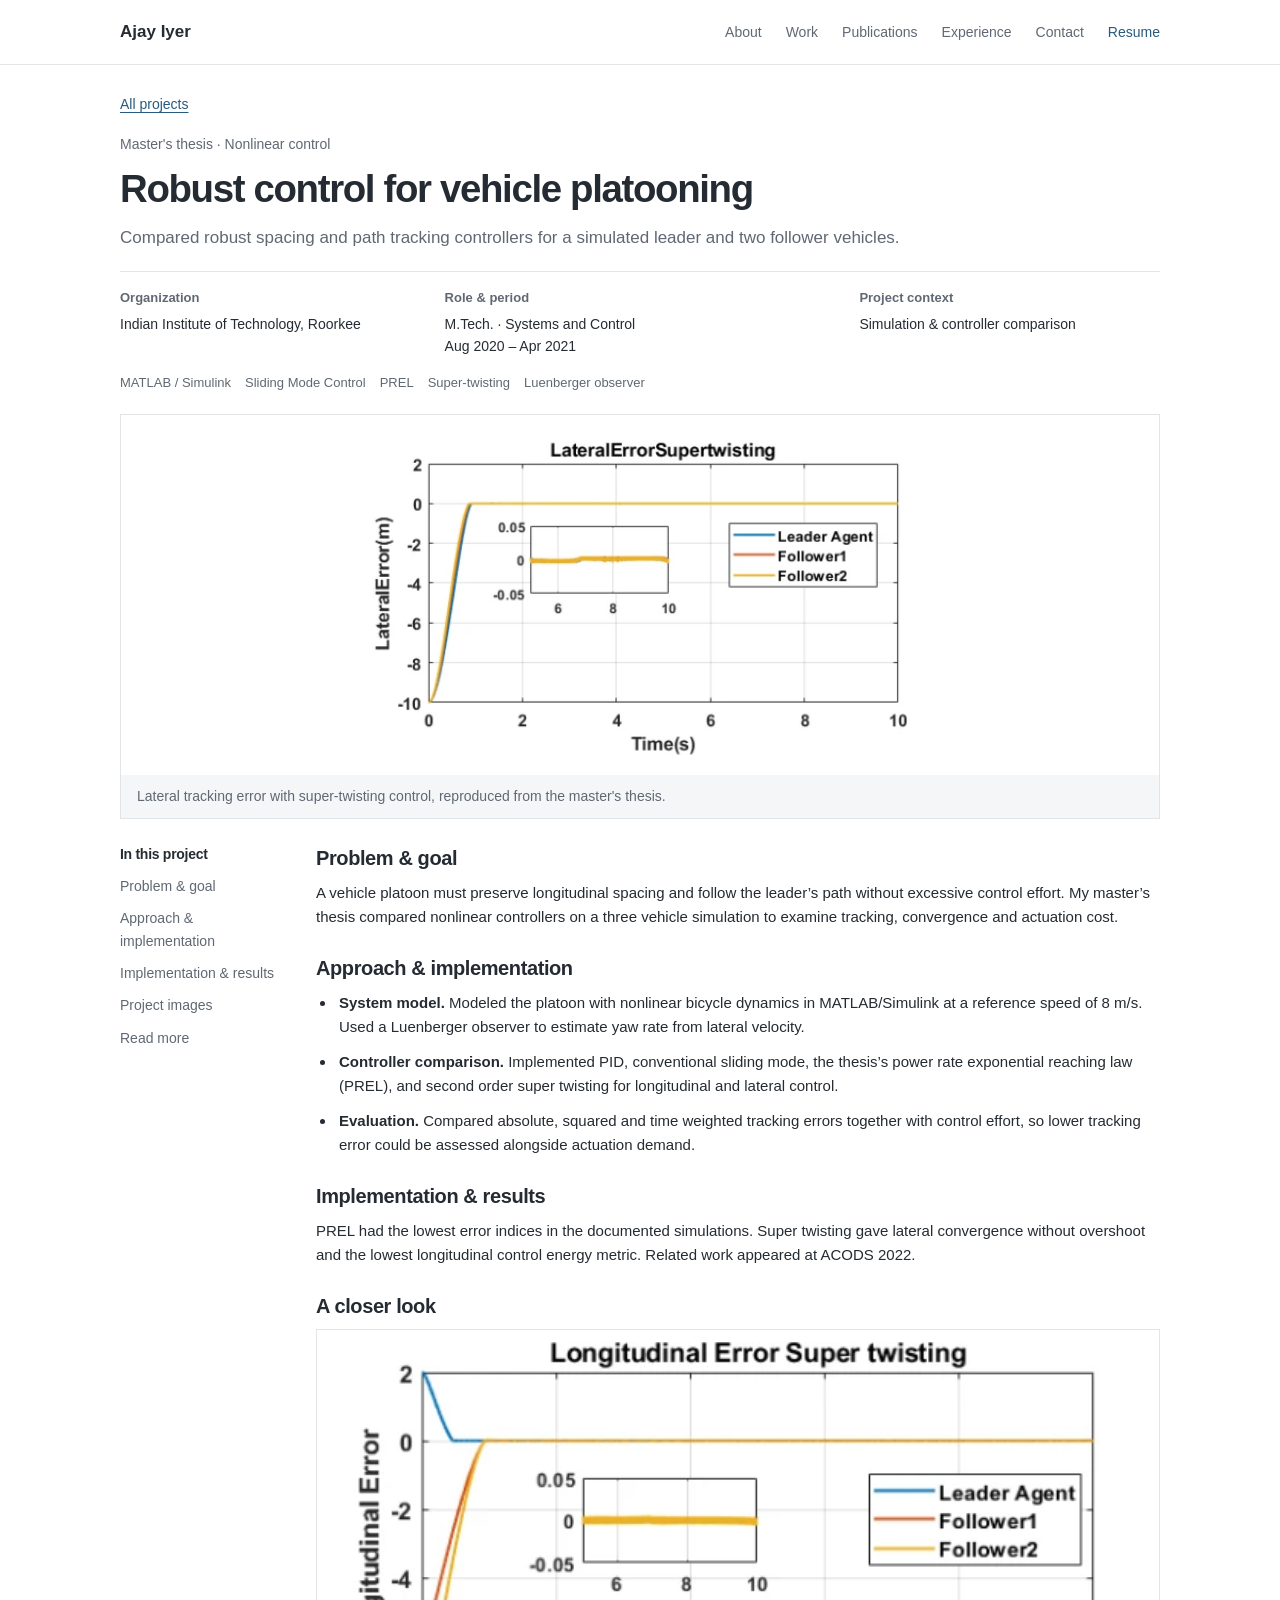
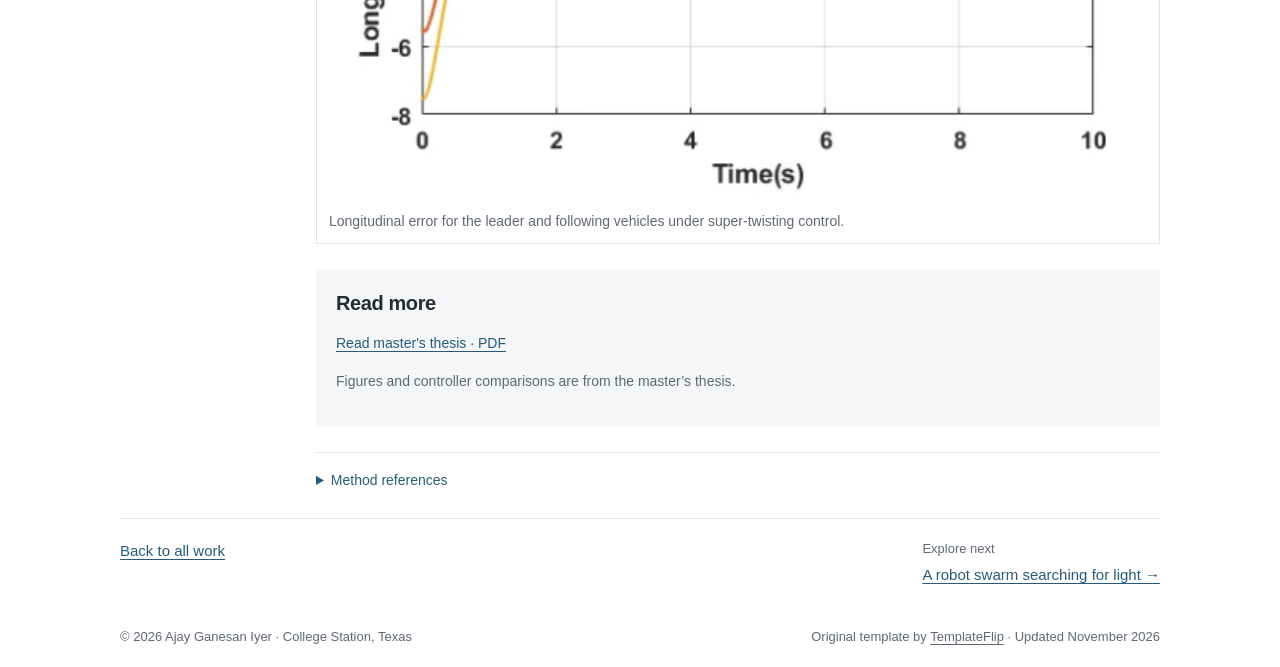
<file: projects/vehicle-platooning.html>
<!doctype html>
<html lang="en"><head><meta charset="utf-8"><meta name="viewport" content="width=device-width, initial-scale=1">
<title>Robust control for vehicle platooning | Ajay Iyer</title><meta name="description" content="Compared robust spacing and path tracking controllers for a simulated leader and two follower vehicles.">
<meta name="theme-color" content="#164f42"><meta property="og:title" content="Robust control for vehicle platooning | Ajay Iyer"><meta property="og:description" content="Compared robust spacing and path tracking controllers for a simulated leader and two follower vehicles."><meta property="og:type" content="website">
<link rel="icon" href="../assets/favicon.svg" type="image/svg+xml"><link rel="stylesheet" href="../assets/site.css?v=9757cda155a4"><script src="../assets/site.js" defer></script></head><body id="top">
<a class="skip" href="#main">Skip to content</a><header class="site-header"><div class="container header-inner">
<a class="brand" href="../index.html">Ajay Iyer</a>
<button class="menu-toggle" type="button" aria-expanded="false" aria-controls="navigation">Menu</button>
<nav class="nav" id="navigation" aria-label="Main navigation"><a href="../index.html#about">About</a><a href="../index.html#portfolio">Work</a><a href="../index.html#publications">Publications</a><a href="../index.html#experience">Experience</a><a href="../index.html#contact">Contact</a><a class="nav-resume" href="../assets/documents/Ajay_Iyer_Resume.pdf?v=ccaf976e1b78">Resume </a></nav>
</div></header><main id="main"><div class="container"><header class="case-header"><a class="back-link" href="../index.html#portfolio"> All projects</a><p class="eyebrow">Master&#x27;s thesis · Nonlinear control</p><h1>Robust control for vehicle platooning</h1><p class="dek">Compared robust spacing and path tracking controllers for a simulated leader and two follower vehicles.</p><div class="case-meta"><div><strong>Organization</strong>Indian Institute of Technology, Roorkee</div><div><strong>Role & period</strong>M.Tech. · Systems and Control<br>Aug 2020 – Apr 2021</div><div><strong>Project context</strong>Simulation &amp; controller comparison</div></div><ul class="tag-list" aria-label="Tools and methods"><li>MATLAB / Simulink</li><li>Sliding Mode Control</li><li>PREL</li><li>Super-twisting</li><li>Luenberger observer</li></ul></header><figure class="case-cover"><img src="../assets/images/platoon-lateral.webp" alt="Master&#x27;s thesis plot of lateral tracking error using super-twisting control" loading="eager" decoding="async"><figcaption>Lateral tracking error with super-twisting control, reproduced from the master&#x27;s thesis.</figcaption></figure><div class="case-layout"><nav class="case-nav" aria-label="On this page"><h2>In this project</h2><a href="#challenge">Problem &amp; goal</a><a href="#contributions">Approach & implementation</a><a href="#outcome">Implementation &amp; results</a><a href="#gallery">Project images</a><a href="#resources">Read more</a></nav><div class="case-body"><section id="challenge"><h2>Problem &amp; goal</h2><p>A vehicle platoon must preserve longitudinal spacing and follow the leader’s path without excessive control effort. My master’s thesis compared nonlinear controllers on a three vehicle simulation to examine tracking, convergence and actuation cost.</p></section><section id="contributions"><h2>Approach & implementation</h2><ul class="contribution-list"><li><strong>System model.</strong> Modeled the platoon with nonlinear bicycle dynamics in MATLAB/Simulink at a reference speed of 8 m/s. Used a Luenberger observer to estimate yaw rate from lateral velocity.</li><li><strong>Controller comparison.</strong> Implemented PID, conventional sliding mode, the thesis’s power rate exponential reaching law (PREL), and second order super twisting for longitudinal and lateral control.</li><li><strong>Evaluation.</strong> Compared absolute, squared and time weighted tracking errors together with control effort, so lower tracking error could be assessed alongside actuation demand.</li></ul></section><section id="outcome"><h2>Implementation &amp; results</h2><p>PREL had the lowest error indices in the documented simulations. Super twisting gave lateral convergence without overshoot and the lowest longitudinal control energy metric. Related work appeared at ACODS 2022.</p></section><section id="gallery"><h2>A closer look</h2><div class="gallery"><figure><a href="../assets/images/platoon-longitudinal.webp" aria-label="View full-size image: Longitudinal tracking errors for three agents using super-twisting control"><img loading="lazy" src="../assets/images/platoon-longitudinal.webp" alt="Longitudinal tracking errors for three agents using super-twisting control"></a><figcaption>Longitudinal error for the leader and following vehicles under super-twisting control.</figcaption></figure></div></section><section class="resources" id="resources"><h2>Read more</h2><ul class="resource-list"><li><a href="../assets/documents/vehicle-platooning-thesis.pdf">Read master&#x27;s thesis · PDF </a></li></ul><p class="source-note">Figures and controller comparisons are from the master’s thesis.</p></section><details class="method-references"><summary>Method references</summary><ul class="resource-list"><li><a href="https://www.sciencedirect.com/science/article/pii/S2405896322000854">Iyer et al. · Sliding Mode Control Using Power Rate Exponential Reaching Law for Urban Platooning </a></li><li><a href="https://ri.conicet.gov.ar/bitstream/handle/11336/13578/CONICET_Digital_Nro.16873.pdf?sequence=1">Super-twisting control · Research paper </a></li></ul></details></div></div><div class="next-project"><a href="../index.html#portfolio"> Back to all work</a><div><p>Explore next</p><a href="robot-swarm.html">A robot swarm searching for light →</a></div></div></div></main><footer class="site-footer"><div class="container footer-inner"><p>© 2026 Ajay Ganesan Iyer · College Station, Texas</p><p>Original template by <a href="https://templateflip.com">TemplateFlip</a> · Updated November 2026</p></div></footer></body></html>
</file>
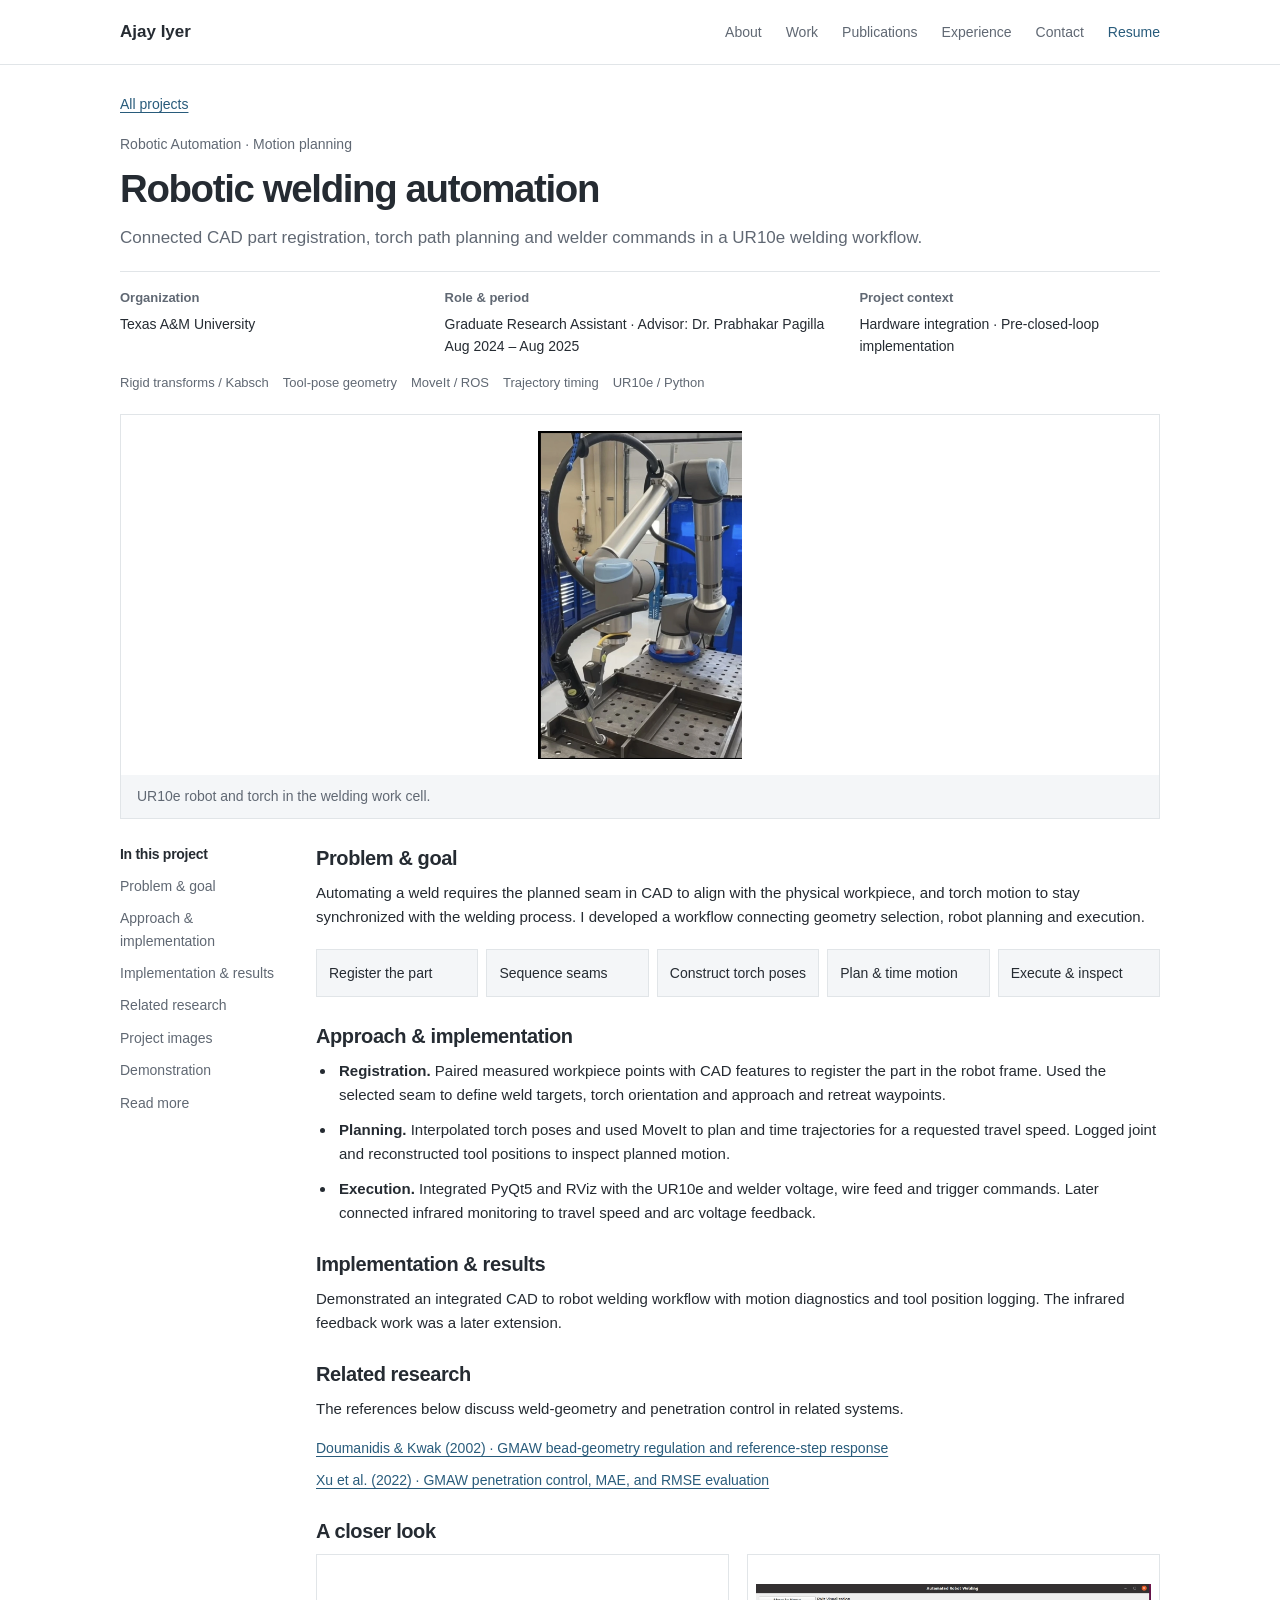
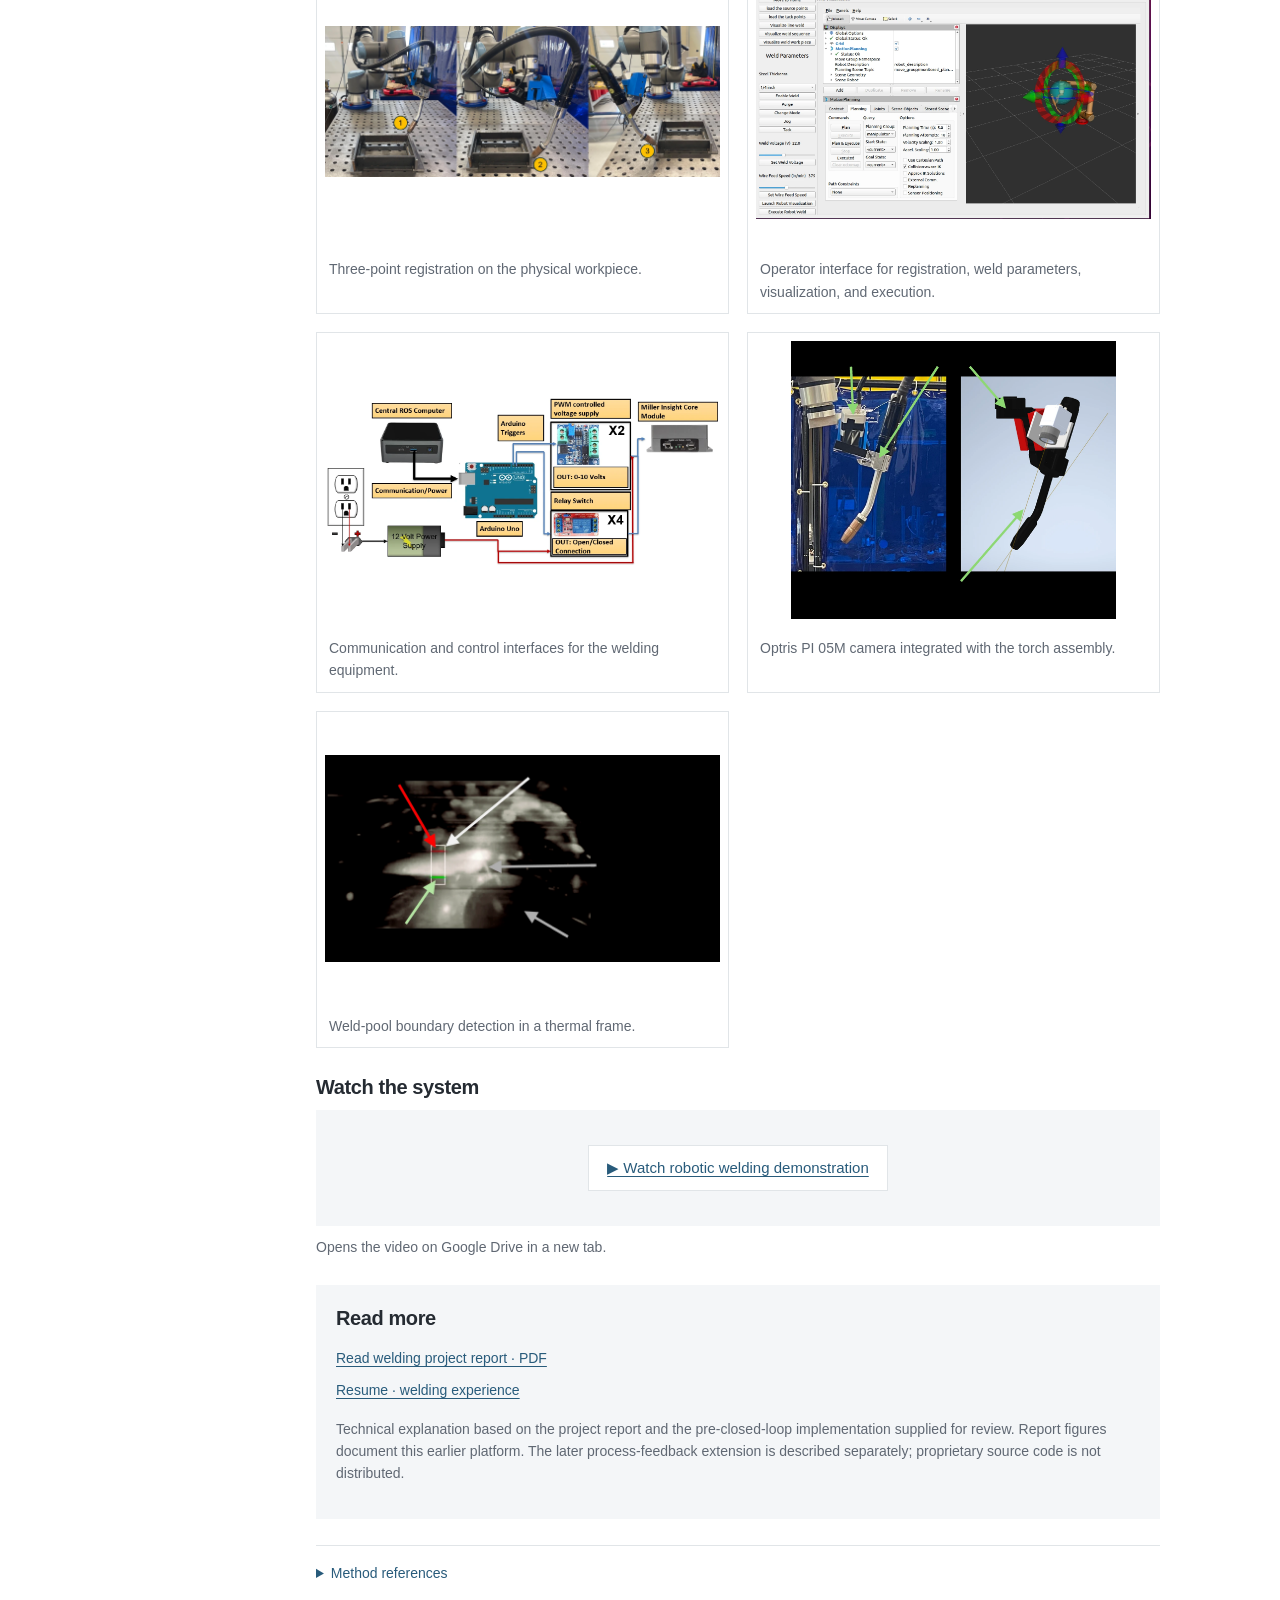
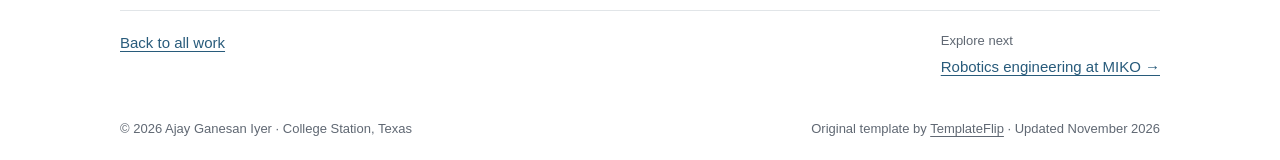
<file: projects/welding-automation.html>
<!doctype html>
<html lang="en"><head><meta charset="utf-8"><meta name="viewport" content="width=device-width, initial-scale=1">
<title>Robotic welding automation | Ajay Iyer</title><meta name="description" content="Connected CAD part registration, torch path planning and welder commands in a UR10e welding workflow.">
<meta name="theme-color" content="#164f42"><meta property="og:title" content="Robotic welding automation | Ajay Iyer"><meta property="og:description" content="Connected CAD part registration, torch path planning and welder commands in a UR10e welding workflow."><meta property="og:type" content="website">
<link rel="icon" href="../assets/favicon.svg" type="image/svg+xml"><link rel="stylesheet" href="../assets/site.css?v=9757cda155a4"><script src="../assets/site.js" defer></script></head><body id="top">
<a class="skip" href="#main">Skip to content</a><header class="site-header"><div class="container header-inner">
<a class="brand" href="../index.html">Ajay Iyer</a>
<button class="menu-toggle" type="button" aria-expanded="false" aria-controls="navigation">Menu</button>
<nav class="nav" id="navigation" aria-label="Main navigation"><a href="../index.html#about">About</a><a href="../index.html#portfolio">Work</a><a href="../index.html#publications">Publications</a><a href="../index.html#experience">Experience</a><a href="../index.html#contact">Contact</a><a class="nav-resume" href="../assets/documents/Ajay_Iyer_Resume.pdf?v=ccaf976e1b78">Resume </a></nav>
</div></header><main id="main"><div class="container"><header class="case-header"><a class="back-link" href="../index.html#portfolio"> All projects</a><p class="eyebrow">Robotic Automation · Motion planning</p><h1>Robotic welding automation</h1><p class="dek">Connected CAD part registration, torch path planning and welder commands in a UR10e welding workflow.</p><div class="case-meta"><div><strong>Organization</strong>Texas A&amp;M University</div><div><strong>Role & period</strong>Graduate Research Assistant · Advisor: Dr. Prabhakar Pagilla<br>Aug 2024 – Aug 2025</div><div><strong>Project context</strong>Hardware integration · Pre-closed-loop implementation</div></div><ul class="tag-list" aria-label="Tools and methods"><li>Rigid transforms / Kabsch</li><li>Tool-pose geometry</li><li>MoveIt / ROS</li><li>Trajectory timing</li><li>UR10e / Python</li></ul></header><figure class="case-cover"><img src="../assets/images/weld-hardware.webp" alt="UR10e robot and welding torch in the project work cell" loading="eager" decoding="async"><figcaption>UR10e robot and torch in the welding work cell.</figcaption></figure><div class="case-layout"><nav class="case-nav" aria-label="On this page"><h2>In this project</h2><a href="#challenge">Problem &amp; goal</a><a href="#contributions">Approach & implementation</a><a href="#outcome">Implementation &amp; results</a><a href="#evaluation">Related research</a><a href="#gallery">Project images</a><a href="#demo">Demonstration</a><a href="#resources">Read more</a></nav><div class="case-body"><section id="challenge"><h2>Problem &amp; goal</h2><p>Automating a weld requires the planned seam in CAD to align with the physical workpiece, and torch motion to stay synchronized with the welding process. I developed a workflow connecting geometry selection, robot planning and execution.</p><ol class="process" aria-label="System workflow"><li>Register the part</li><li>Sequence seams</li><li>Construct torch poses</li><li>Plan &amp; time motion</li><li>Execute &amp; inspect</li></ol></section><section id="contributions"><h2>Approach & implementation</h2><ul class="contribution-list"><li><strong>Registration.</strong> Paired measured workpiece points with CAD features to register the part in the robot frame. Used the selected seam to define weld targets, torch orientation and approach and retreat waypoints.</li><li><strong>Planning.</strong> Interpolated torch poses and used MoveIt to plan and time trajectories for a requested travel speed. Logged joint and reconstructed tool positions to inspect planned motion.</li><li><strong>Execution.</strong> Integrated PyQt5 and RViz with the UR10e and welder voltage, wire feed and trigger commands. Later connected infrared monitoring to travel speed and arc voltage feedback.</li></ul></section><section id="outcome"><h2>Implementation &amp; results</h2><p>Demonstrated an integrated CAD to robot welding workflow with motion diagnostics and tool position logging. The infrared feedback work was a later extension.</p></section><section id="evaluation"><h2>Related research</h2><p>The references below discuss weld-geometry and penetration control in related systems.</p><ul class="resource-list"><li><a href="https://www.sciencedirect.com/science/article/abs/pii/S0308016102000248">Doumanidis &amp; Kwak (2002) · GMAW bead-geometry regulation and reference-step response </a></li><li><a href="https://www.mdpi.com/2075-4701/12/12/2009">Xu et al. (2022) · GMAW penetration control, MAE, and RMSE evaluation </a></li></ul></section><section id="gallery"><h2>A closer look</h2><div class="gallery"><figure><a href="../assets/images/weld-registration.webp" aria-label="View full-size image: Three torch-probed reference points on a physical workpiece"><img loading="lazy" src="../assets/images/weld-registration.webp" alt="Three torch-probed reference points on a physical workpiece"></a><figcaption>Three-point registration on the physical workpiece.</figcaption></figure><figure><a href="../assets/images/weld-gui.webp" aria-label="View full-size image: Python PyQt5 welding interface with an integrated RViz view"><img loading="lazy" src="../assets/images/weld-gui.webp" alt="Python PyQt5 welding interface with an integrated RViz view"></a><figcaption>Operator interface for registration, weld parameters, visualization, and execution.</figcaption></figure><figure><a href="../assets/images/weld-io.webp" aria-label="View full-size image: ROS computer, Arduino, relay and PWM interface to the Miller welder"><img loading="lazy" src="../assets/images/weld-io.webp" alt="ROS computer, Arduino, relay and PWM interface to the Miller welder"></a><figcaption>Communication and control interfaces for the welding equipment.</figcaption></figure><figure><a href="../assets/images/weld-camera.webp" aria-label="View full-size image: Physical and CAD views of an infrared camera mounted beside the torch"><img loading="lazy" src="../assets/images/weld-camera.webp" alt="Physical and CAD views of an infrared camera mounted beside the torch"></a><figcaption>Optris PI 05M camera integrated with the torch assembly.</figcaption></figure><figure><a href="../assets/images/weld-thermal.webp" aria-label="View full-size image: Thermal image with red and green detected weld-pool boundaries"><img loading="lazy" src="../assets/images/weld-thermal.webp" alt="Thermal image with red and green detected weld-pool boundaries"></a><figcaption>Weld-pool boundary detection in a thermal frame.</figcaption></figure></div></section><section id="demo"><h2>Watch the system</h2><div class="video-shell"><a class="video-button" href="https://drive.google.com/file/d/1VoMwmjuKN7CYOpscUP3xUdMnmsUKmSLf/view" target="_blank" rel="noopener noreferrer">▶ Watch robotic welding demonstration </a></div><p class="video-fallback">Opens the video on Google Drive in a new tab.</p></section><section class="resources" id="resources"><h2>Read more</h2><ul class="resource-list"><li><a href="../assets/documents/welding-automation-report.pdf">Read welding project report · PDF </a></li><li><a href="../assets/documents/Ajay_Iyer_Resume.pdf?v=ccaf976e1b78">Resume · welding experience </a></li></ul><p class="source-note">Technical explanation based on the project report and the pre-closed-loop implementation supplied for review. Report figures document this earlier platform. The later process-feedback extension is described separately; proprietary source code is not distributed.</p></section><details class="method-references"><summary>Method references</summary><ul class="resource-list"><li><a href="https://docs.scipy.org/doc/scipy/reference/generated/scipy.spatial.transform.Rotation.align_vectors.html">Kabsch alignment · SciPy documentation </a></li><li><a href="https://open3d.org/html/tutorial/t_pipelines/t_icp_registration.html">Iterative Closest Point · Open3D documentation </a></li><li><a href="https://modernrobotics.northwestern.edu/nu-gm-book-resource/6-2-numerical-inverse-kinematics-part-1-of-2/">Lynch &amp; Park · Numerical inverse kinematics </a></li><li><a href="https://arxiv.org/abs/1105.1186">Karaman &amp; Frazzoli · RRT* and sampling-based optimal planning </a></li></ul></details></div></div><div class="next-project"><a href="../index.html#portfolio"> Back to all work</a><div><p>Explore next</p><a href="miko-robotics.html">Robotics engineering at MIKO →</a></div></div></div></main><footer class="site-footer"><div class="container footer-inner"><p>© 2026 Ajay Ganesan Iyer · College Station, Texas</p><p>Original template by <a href="https://templateflip.com">TemplateFlip</a> · Updated November 2026</p></div></footer></body></html>
</file>
<file: assets/site.css>
:root {
  --paper: #fff;
  --ink: #252b32;
  --muted: #606873;
  --line: #e1e5e8;
  --green: #285b7b;
  --pale: #f4f6f8;
  --accent: #986524;
  --white: #fff;
}
* { box-sizing: border-box; }
html { scroll-behavior: smooth; scroll-padding-top: 86px; }
body { margin: 0; background: var(--paper); color: var(--ink); font: 16px/1.6 "Segoe UI", -apple-system, BlinkMacSystemFont, "Helvetica Neue", Arial, sans-serif; -webkit-font-smoothing: antialiased; }
a { color: var(--green); text-decoration-thickness: 1px; text-underline-offset: 3px; }
a:hover { color: #173c55; text-decoration: underline; }
button { font: inherit; cursor: pointer; }
a:focus-visible, button:focus-visible, summary:focus-visible, [tabindex]:focus-visible { outline: 2px solid var(--green); outline-offset: 4px; }
img { display: block; max-width: 100%; height: auto; }
figure { margin: 0; }
h1, h2, h3, h4, p { margin-top: 0; }
h1, h2, h3, h4 { color: var(--ink); font-weight: 600; line-height: 1.3; }
h1 { font-size: clamp(2rem, 3.5vw, 2.65rem); letter-spacing: -.035em; margin-bottom: 10px; }
h2 { font-size: 1.5rem; letter-spacing: -.02em; margin-bottom: 16px; }
h3 { font-size: 1.125rem; margin-bottom: 8px; }
p { margin-bottom: 14px; }
.container { width: min(1040px, calc(100% - 64px)); margin-inline: auto; }
.skip { position: fixed; top: -80px; left: 20px; z-index: 99; background: white; padding: 12px; }
.skip:focus { top: 10px; }
.site-header { background: rgba(255,255,255,.98); border-bottom: 1px solid var(--line); position: sticky; top: 0; z-index: 20; }
.header-inner { min-height: 64px; display: flex; align-items: center; justify-content: space-between; gap: 24px; }
.brand { font-size: 1.0625rem; font-weight: 600; color: var(--ink); text-decoration: none; }
.nav { display: flex; align-items: center; gap: 24px; }
.nav a { color: var(--muted); font-size: .875rem; text-decoration: none; }
.nav a:hover { color: var(--ink); }
.nav .nav-resume { color: var(--green); }
.menu-toggle { display: none; background: none; border: 1px solid var(--line); padding: 5px 10px; border-radius: 3px; }
.profile { display: grid; grid-template-columns: minmax(0,1fr) 230px; gap: 56px; align-items: start; padding-top: 48px; padding-bottom: 28px; }
.profile-role { font-size: .875rem; color: var(--green); font-weight: 500; margin-bottom: 8px; }
.profile-affiliation { font-size: 1rem; color: var(--muted); line-height: 1.5; margin-bottom: 22px; }
.profile-copy > p:not(.profile-role):not(.profile-affiliation) { max-width: 720px; }
.profile-photo { padding-top: 28px; }
.profile-photo img { width: 230px; height: 260px; object-fit: cover; object-position: 28% 65%; border-radius: 4px; }
.profile-photo figcaption { color: var(--muted); font-size: .875rem; margin-top: 8px; }
.profile-links { display: flex; flex-wrap: wrap; gap: 20px; margin: 22px 0 14px; font-size: .9375rem; }
.profile-links a { font-weight: 500; }
.recognition-note { display: grid; grid-template-columns: 110px minmax(0,1fr); gap: 20px; padding: 18px 0; border-top: 1px solid var(--line); border-bottom: 1px solid var(--line); font-size: .9375rem; }
.recognition-label { color: var(--accent); font-weight: 600; }
.recognition-note p { margin: 0; }
.recognition-note strong { font-weight: 600; }
.section { padding: 34px 0; }
.section-heading { display: flex; align-items: baseline; flex-wrap: wrap; justify-content: space-between; gap: 8px 20px; margin-bottom: 16px; }
.section-heading h2 { margin-bottom: 0; }
.section-heading > p { color: var(--muted); font-size: .875rem; margin-bottom: 0; }
.section-heading > a { font-size: .875rem; }
.project-filters { display: flex; flex-wrap: wrap; gap: 6px 18px; margin: 20px 0 8px; }
.filter { border: 0; border-bottom: 2px solid transparent; padding: 5px 0; background: none; color: var(--muted); font-size: .875rem; }
.filter[aria-pressed="true"] { border-bottom-color: var(--green); color: var(--green); font-weight: 600; }
.filter-status { color: var(--muted); font-size: .8125rem; margin-bottom: 0; }
.project-list { display: flex; flex-direction: column; }
.project-card { display: grid; grid-template-columns: 220px minmax(0,1fr); gap: 28px; padding: 24px 0; border-bottom: 1px solid var(--line); }
.project-card[hidden] { display: none; }
.project-image { align-self: start; display: flex; align-items: center; min-height: 130px; height: 150px; overflow: hidden; background: var(--pale); border: 1px solid var(--line); border-radius: 3px; text-decoration: none; }
.project-image img { width: 100%; height: 100%; object-fit: contain; background: #fff; }
.project-image img[src$="jackal-lab.webp"], .project-image img[src$="weld-hardware.webp"], .project-image img[src$="ava-vehicle.webp"], .project-image img[src$="pso-robot.webp"] { object-fit: cover; }
.project-meta { font-size: .8125rem; color: var(--muted); margin-bottom: 5px; }
.project-copy h3 { font-size: 1.125rem; margin-bottom: 8px; }
.project-copy h3 a { text-decoration: none; }
.project-copy h3 a:hover { text-decoration: underline; }
.project-copy > p:not(.project-meta) { font-size: .9375rem; margin-bottom: 8px; }
.project-copy .project-result { color: #514827; font-size: .875rem!important; }
.project-links { display: flex; gap: 16px; font-size: .875rem; margin-top: 10px; }
.timeline-row { display: grid; grid-template-columns: 160px minmax(0,1fr); gap: 30px; padding: 18px 0; border-top: 1px solid var(--line); }
.timeline-date { font-size: .875rem; color: var(--muted); }
.timeline-row h3 { font-size: 1rem; margin-bottom: 3px; }
.timeline-row .role { font-size: .875rem; color: var(--muted); margin-bottom: 8px; }
.timeline-row p { font-size: .9375rem; margin-bottom: 6px; }
.timeline-row a { font-size: .875rem; }
.education { display: grid; grid-template-columns: repeat(3,minmax(0,1fr)); gap: 24px; border-top: 1px solid var(--line); margin-top: 24px; padding-top: 20px; }
.education h3 { font-size: 1rem; }
.education p { font-size: .875rem; color: var(--muted); margin-bottom: 0; }
.eyebrow { color: var(--muted); font-size: .875rem; margin-bottom: 8px; }
.publication { display: grid; grid-template-columns: 60px minmax(0,1fr); gap: 20px; border-top: 1px solid var(--line); padding: 20px 0; }
.publication .year { color: var(--muted); font-size: .875rem; }
.publication h3 { font-size: 1rem; margin-bottom: 8px; }
.publication p { font-size: .9375rem; margin-bottom: 5px; }
.publication .paper-award { color: #8b5b1c; font-size: .875rem; font-weight: 600; margin-bottom: 7px; }
.publication .text-link { font-size: .875rem; }
.extra-work { margin-top: 22px; padding-top: 16px; border-top: 1px solid var(--line); }
.extra-work summary { cursor: pointer; color: var(--muted); font-size: .9375rem; }
.extra-grid { display: grid; grid-template-columns: 1fr 1fr; gap: 24px; margin-top: 18px; }
.extra-grid h3 { font-size: 1rem; }
.extra-grid p, .extra-grid a { font-size: .875rem; }
.contact { background: var(--pale); border-top: 1px solid var(--line); }
.contact p { max-width: 650px; }
.contact-links { display: flex; flex-wrap: wrap; gap: 10px 24px; font-size: .9375rem; }
.site-footer { padding: 20px 0; color: var(--muted); font-size: .8125rem; }
.footer-inner { display: flex; justify-content: space-between; gap: 16px; }
.footer-inner p { margin-bottom: 0; }
.site-footer a { color: var(--muted); }
/* Project case studies use the same typography and compact reading rhythm. */
.case-header { padding: 26px 0 20px; }
.back-link { display: inline-block; font-size: .875rem; margin-bottom: 18px; }
.case-header h1 { max-width: 900px; font-size: clamp(1.8rem,3vw,2.4rem); }
.case-header .dek { max-width: 840px; font-size: 1.0625rem; color: var(--muted); }
.case-meta { display: grid; grid-template-columns: 1fr 1.3fr 1fr; gap: 24px; border-top: 1px solid var(--line); margin-top: 20px; padding-top: 16px; font-size: .875rem; }
.case-meta strong { display: block; margin-bottom: 4px; font-size: .8125rem; font-weight: 600; color: var(--muted); }
.tag-list { display: flex; flex-wrap: wrap; list-style: none; padding: 0; gap: 6px 14px; margin: 16px 0 0; color: var(--muted); font-size: .8125rem; }
.case-cover { background: var(--pale); border: 1px solid var(--line); }
.case-cover > img { width: 100%; max-height: 360px; object-fit: contain; padding: 16px; background: #fff; }
.case-cover figcaption { padding: 10px 16px; font-size: .875rem; color: var(--muted); }
.case-layout { display: grid; grid-template-columns: 160px minmax(0,1fr); gap: 36px; padding: 26px 0; }
.case-nav { position: sticky; top: 90px; align-self: start; }
.case-nav h2 { font-size: .875rem; margin-bottom: 12px; }
.case-nav a { display: block; font-size: .875rem; color: var(--muted); margin-bottom: 10px; text-decoration: none; }
.case-nav a:hover { color: var(--green); text-decoration: underline; }
.case-body { min-width: 0; }
.case-body section { margin-bottom: 26px; }
.case-body h2 { font-size: 1.25rem; margin-bottom: 10px; }
.case-body h3 { font-size: 1rem; }
.case-body p, .contribution-list { font-size: .9375rem; }
.contribution-list { padding-left: 20px; margin: 0; }
.contribution-list li { padding-left: 3px; margin-bottom: 11px; }
.contribution-list li:last-child { margin-bottom: 0; }
.recognition-badge { display: inline-block; color: #8b5b1c; font-size: .875rem; font-weight: 600; margin-bottom: 12px; }
.process { display: flex; flex-wrap: wrap; gap: 8px; list-style: none; padding: 0; margin: 20px 0; }
.process li { flex: 1 1 110px; background: var(--pale); border: 1px solid var(--line); padding: 12px; font-size: .875rem; }
.gallery { display: grid; grid-template-columns: 1fr 1fr; gap: 18px; }
.gallery figure { border: 1px solid var(--line); }
.gallery img { width: 100%; aspect-ratio: 1.4; object-fit: contain; padding: 8px; }
.gallery figcaption { padding: 10px 12px; color: var(--muted); font-size: .875rem; }
.gallery-wide { grid-template-columns: 1fr; }
.gallery-wide img, .gallery figure:only-child img { aspect-ratio: auto; padding: 0; }
.gallery figure:only-child { grid-column: 1/-1; }
.results-scroll { overflow-x: auto; margin: 20px 0; }
.results-table { width: 100%; border-collapse: collapse; font-size: .875rem; text-align: left; }
.results-table caption { text-align: left; color: var(--muted); margin-bottom: 10px; }
.results-table th, .results-table td { padding: 10px; border-bottom: 1px solid var(--line); }
.results-table thead { background: var(--pale); }
.results-table td { font-variant-numeric: tabular-nums; }
.results-table tbody th { font-weight: 400; }
.resources { background: var(--pale); padding: 20px; }
.resource-list { list-style: none; padding: 0; }
.resource-list li { margin: 10px 0; font-size: .875rem; }
.source-note { color: var(--muted); font-size: .875rem!important; }
.method-references { border-top: 1px solid var(--line); padding-top: 16px; }
.method-references summary { cursor: pointer; font-size: .875rem; color: var(--green); }
.next-project { border-top: 1px solid var(--line); padding: 20px 0; display: flex; justify-content: space-between; gap: 20px; font-size: .9375rem; }
.next-project p { font-size: .8125rem; color: var(--muted); margin-bottom: 3px; }
.video-shell { background: var(--pale); padding: 35px 20px; text-align: center; }
.video-button { display: inline-block; border: 1px solid var(--line); padding: 10px 18px; font-size: .9375rem; background: white; }
.video-fallback { font-size: .875rem!important; color: var(--muted); margin-top: 10px; }
.demo-player { aspect-ratio: 16/9; margin: 18px 0; background: #18222a; }
.demo-player iframe { width: 100%; height: 100%; border: 0; display: block; }
.media-demo video { width: 100%; }
.media-demo figcaption { font-size: .875rem; color: var(--muted); }
.diagram-preview { padding: 20px; width: 100%; background: var(--pale); }
.diagram-title { font-size: .875rem; color: var(--muted); margin-bottom: 10px; }
.flow-line { padding: 7px 0; border-top: 1px solid var(--line); font-size: 1rem; }
.flow-line span { color: var(--muted); font-size: .8125rem; margin-right: 10px; }
.diagram-preview small { display: block; font-size: .8125rem; color: var(--muted); margin-top: 10px; }
.project-image .diagram-preview { padding: 14px; }
.project-image .flow-line { font-size: .875rem; padding: 4px 0; }
.project-image .diagram-title { margin-bottom: 8px; }
.project-image .diagram-preview small { display: none; }
@media (max-width: 800px) {
  .container { width: calc(100% - 40px); }
  .profile { grid-template-columns: minmax(0,1fr) 180px; gap: 28px; padding-top: 32px; }
  .profile-photo img { width: 180px; height: 210px; }
  .nav { gap: 16px; }
  .project-card { grid-template-columns: 180px minmax(0,1fr); gap: 22px; }
  .project-image { height: 135px; }
  .case-layout { grid-template-columns: 135px minmax(0,1fr); gap: 24px; }
}
@media (max-width: 600px) {
  html { scroll-padding-top: 74px; }
  .container { width: calc(100% - 36px); }
  .header-inner { min-height: 60px; flex-wrap: wrap; gap: 0; }
  .menu-toggle { display: block; }
  .nav { width: 100%; padding: 10px 0 18px; gap: 14px; flex-wrap: wrap; }
  .js .nav { display: none; }
  .js .nav.is-open { display: flex; }
  .profile { display: flex; flex-direction: column-reverse; gap: 20px; padding: 24px 0; }
  .profile-photo { padding: 0; }
  .profile-photo img { width: 112px; height: 124px; }
  .profile-photo figcaption { display: none; }
  h1 { font-size: 2rem; }
  .profile-affiliation { margin-bottom: 18px; }
  .recognition-note { grid-template-columns: 1fr; gap: 5px; }
  .section { padding: 28px 0; }
  .section-heading { display: block; }
  .section-heading > p, .section-heading > a { display: block; margin-top: 7px; }
  .project-card { grid-template-columns: 1fr; gap: 14px; padding: 22px 0; }
  .project-image { width: 100%; height: 190px; }
  .project-image img { object-fit: contain!important; }
  .timeline-row { grid-template-columns: 1fr; gap: 6px; }
  .education, .extra-grid { grid-template-columns: 1fr; gap: 18px; }
  .publication { grid-template-columns: 42px minmax(0,1fr); gap: 12px; }
  .footer-inner { display: block; }
  .footer-inner p { margin-bottom: 7px; }
  .case-meta { grid-template-columns: 1fr; gap: 12px; }
  .case-layout { display: block; padding-top: 20px; }
  .case-nav { position: static; border-bottom: 1px solid var(--line); padding-bottom: 10px; margin-bottom: 22px; }
  .case-nav a { display: inline-block; margin: 0 16px 10px 0; }
  .gallery { grid-template-columns: 1fr; }
  .next-project { display: block; }
  .next-project > div { margin-top: 16px; }
}
@media (prefers-reduced-motion: reduce) { html { scroll-behavior: auto; } * { transition: none!important; } }
@media print { .site-header, .case-nav, .project-filters, .filter-status, .contact, .next-project, .demo-player { display: none; } .container { width: 100%; } .profile { padding-top: 0; } .case-layout { display: block; } .section { padding: 18px 0; } .project-card, figure, .publication { break-inside: avoid; } a { color: inherit; } }
</file>
